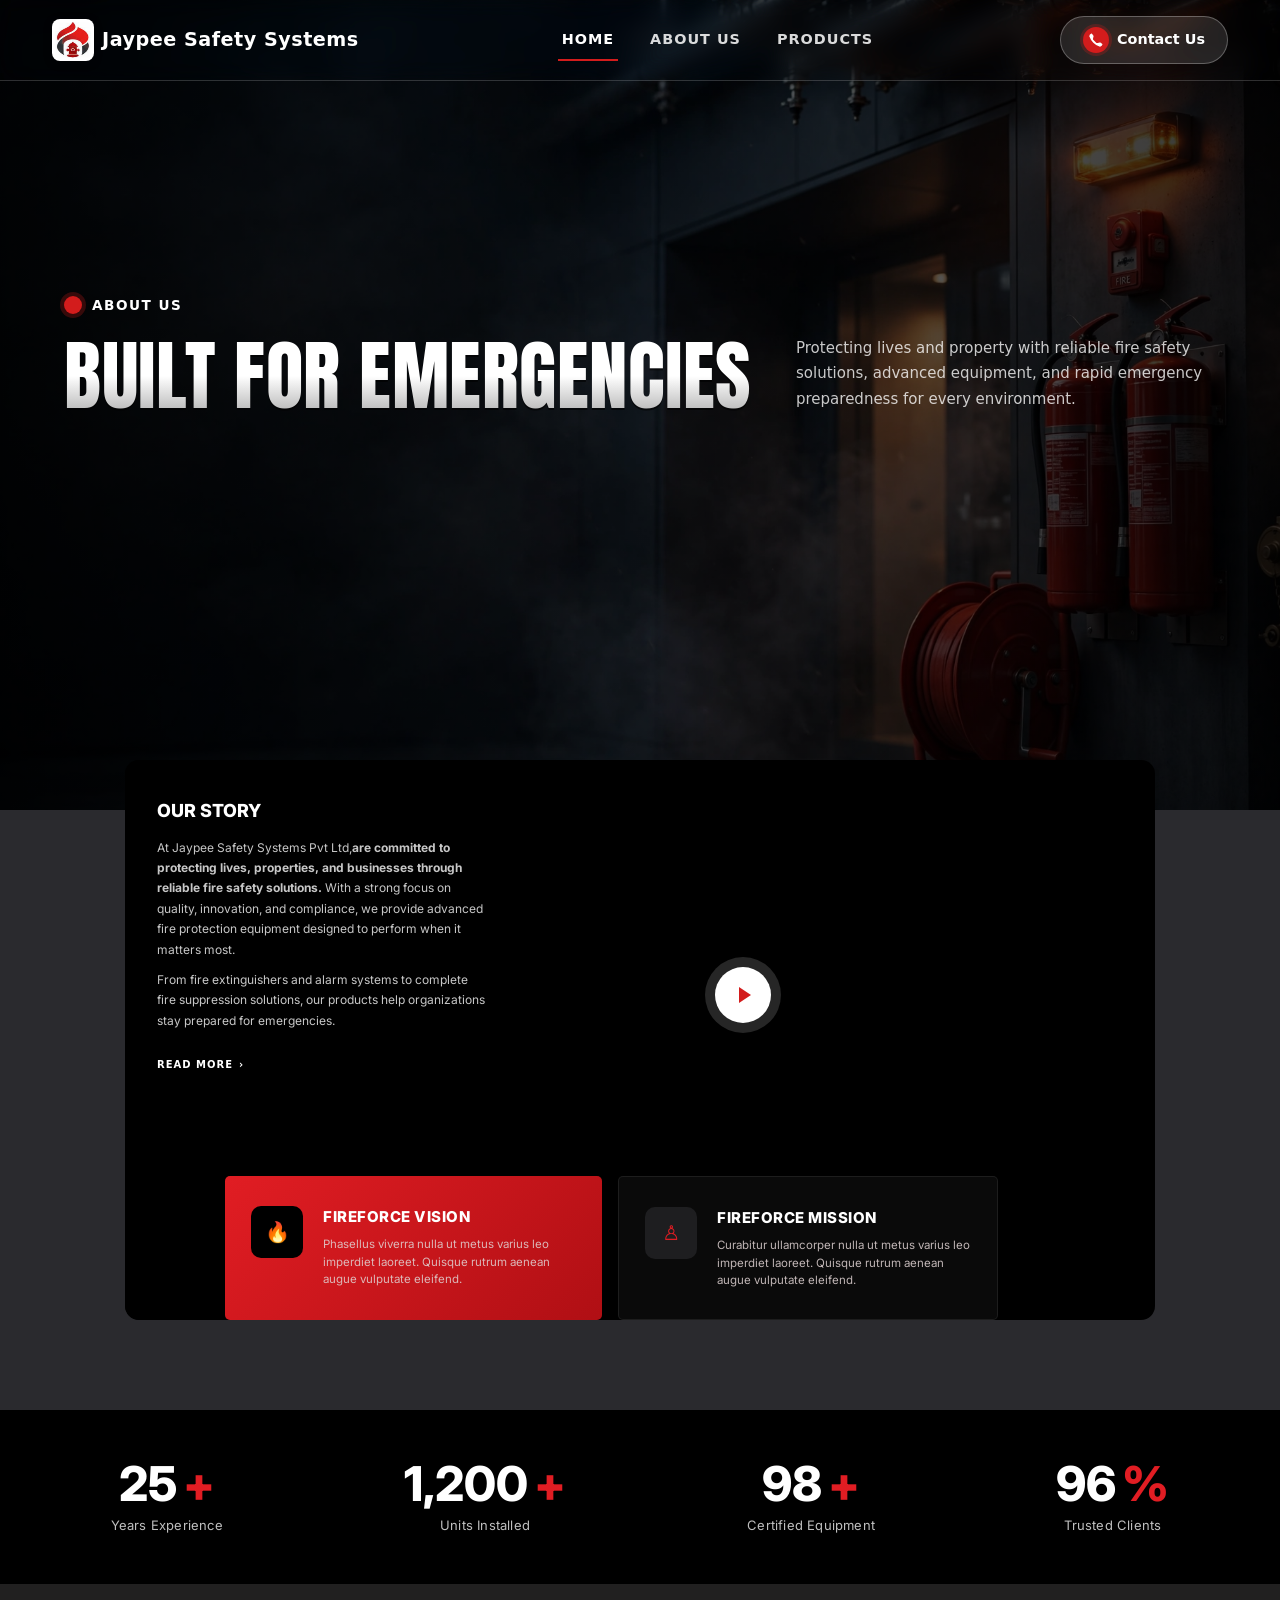
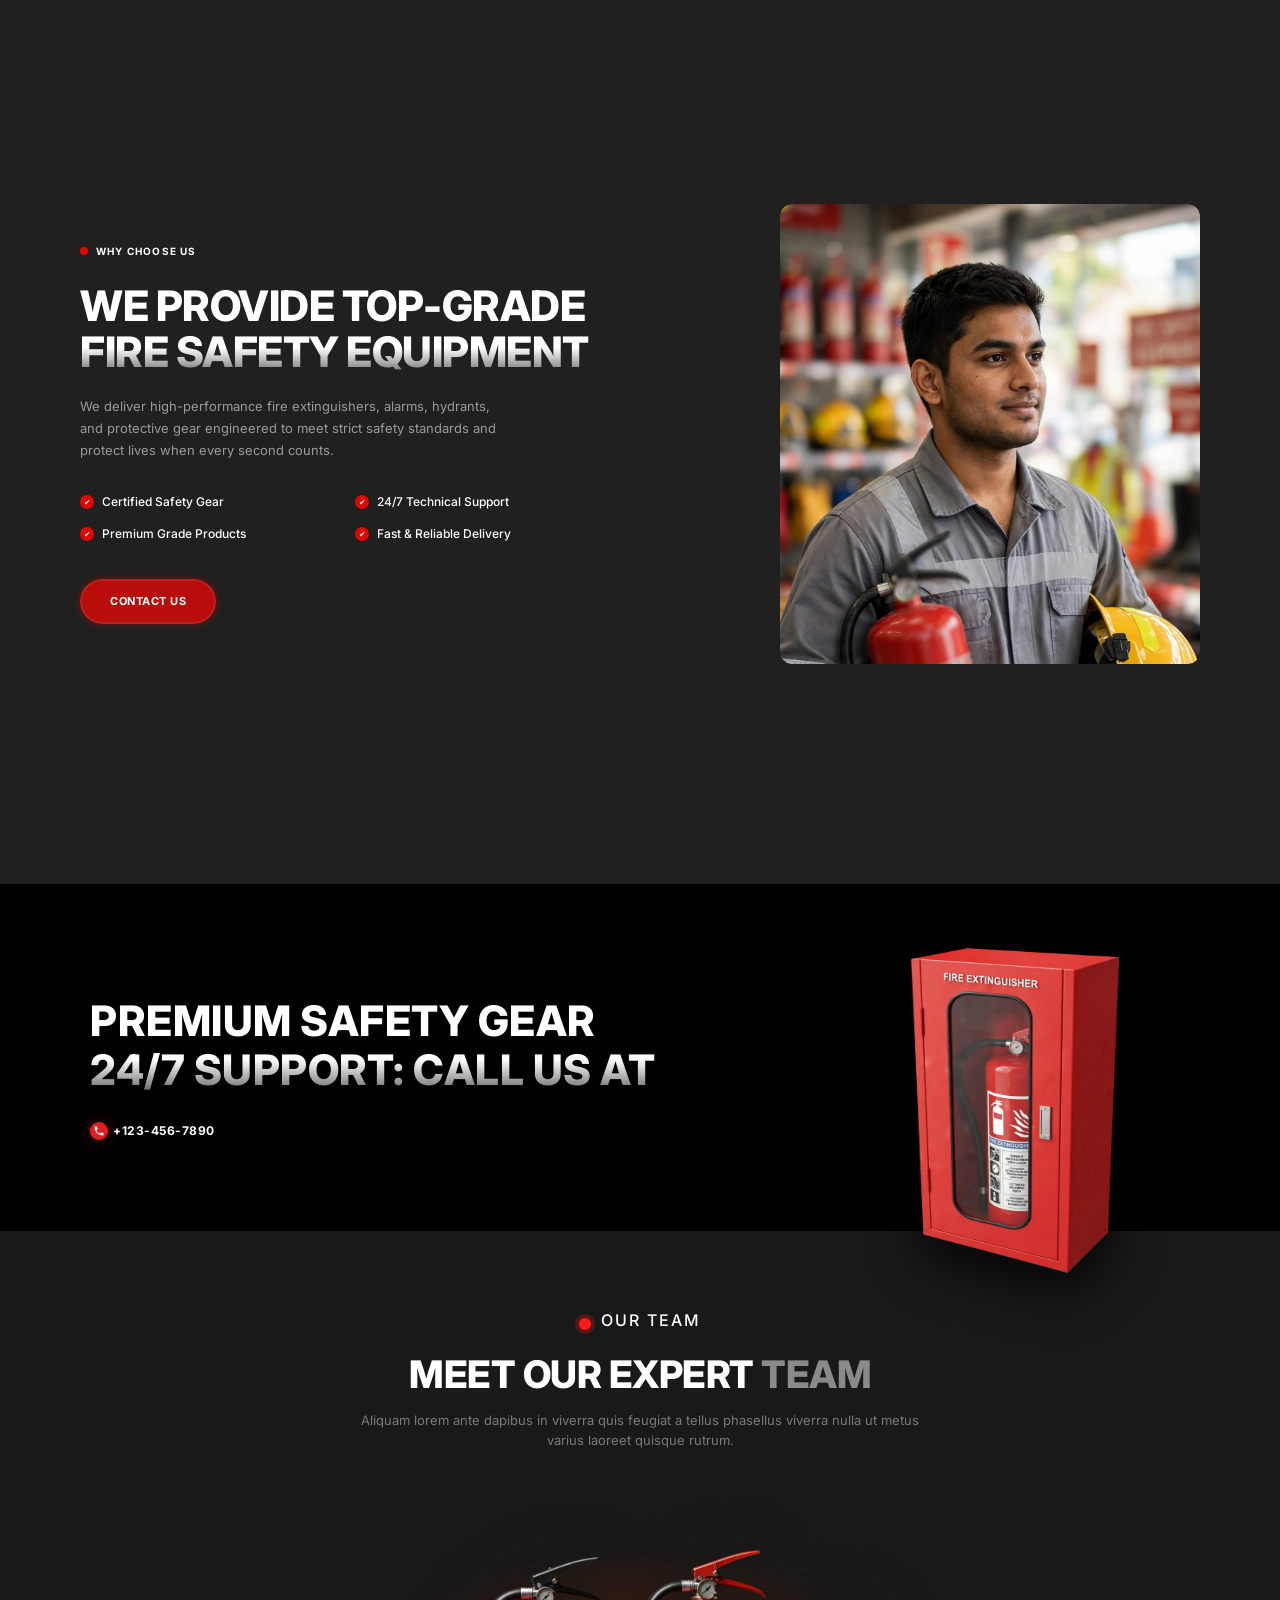
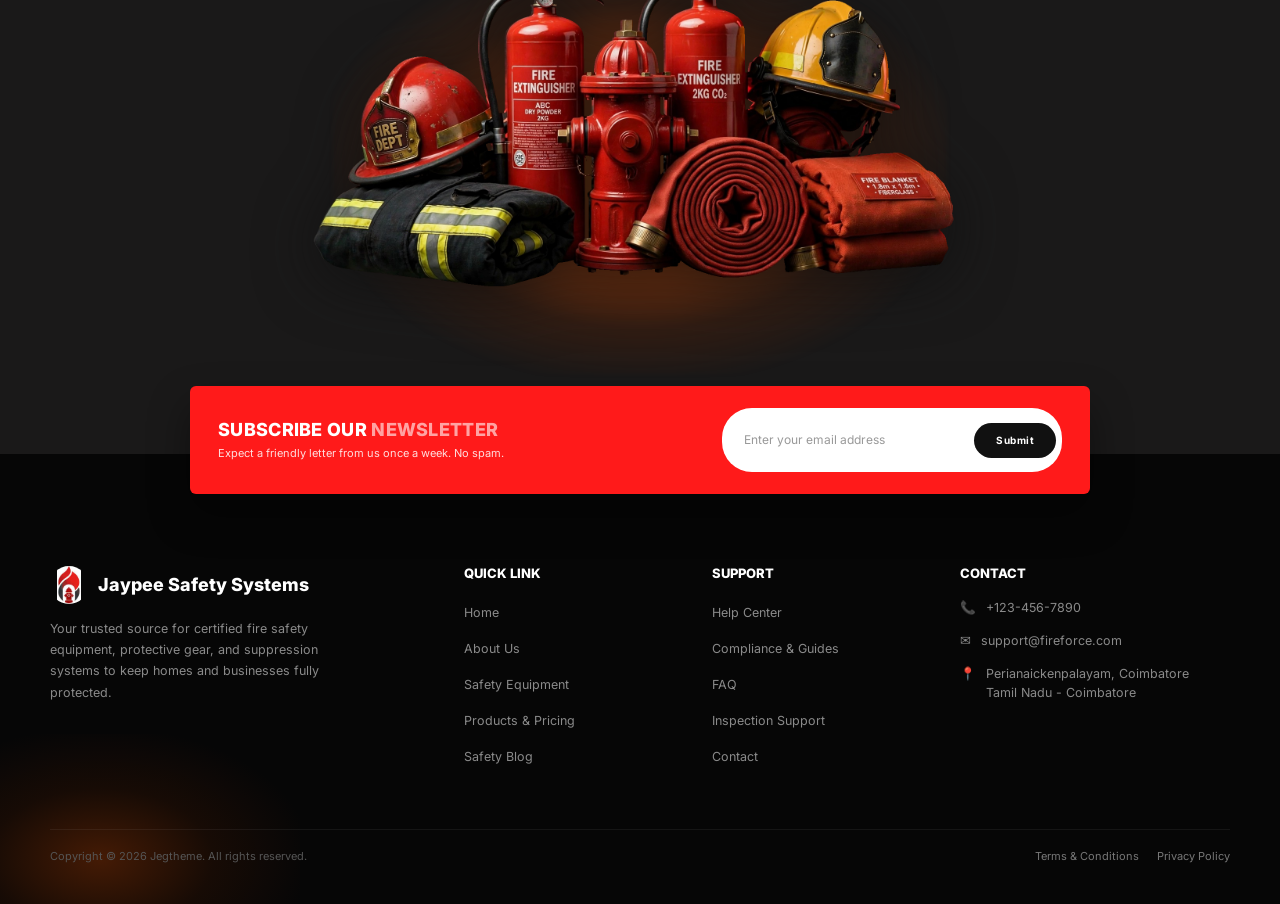
<file: index.html>
<!DOCTYPE html>
<html lang="en">
<head>
    <meta charset="UTF-8">
    <meta name="viewport" content="width=device-width, initial-scale=1.0">
    <link href="https://cdn.jsdelivr.net/npm/bootstrap@5.0.2/dist/css/bootstrap.min.css" rel="stylesheet" integrity="sha384-EVSTQN3/azprG1Anm3QDgpJLIm9Nao0Yz1ztcQTwFspd3yD65VohhpuuCOmLASjC" crossorigin="anonymous">
    <title>Jaypee Safety Systems Pvt Ltd</title>
    <link href="https://fonts.googleapis.com/css2?family=Poppins:wght@700;900&family=Inter:wght@400;600&display=swap" rel="stylesheet">
    <link rel="stylesheet" href="style.css">
    <link href="https://fonts.googleapis.com/css2?family=Montserrat:wght@400;500;600;700;800&display=swap" rel="stylesheet">
                <link rel="icon" href="ass/logo.png">
                    <script src="https://cdn.jsdelivr.net/npm/bootstrap@5.0.2/dist/js/bootstrap.bundle.min.js" integrity="sha384-MrcW6ZMFYlzcLA8Nl+NtUVF0sA7MsXsP1UyJoMp4YLEuNSfAP+JcXn/tWtIaxVXM" crossorigin="anonymous"></script>

</head>
<body>
    <nav class="navbar navbar-expand-lg bg-body-tertiary">
    <div class="container-fluid">

        <!-- Logo + Title -->
        <a class="navbar-brand d-flex align-items-center" href="index.html">
            <img src="/ass/logo.png" alt="Logo" width="40" height="40">
            <span class="ms-2">Jaypee Safety Systems</span>
        </a>

        <button class="navbar-toggler" type="button"
            data-bs-toggle="collapse"
            data-bs-target="#navbarSupportedContent">
            <span class="navbar-toggler-icon"></span>
        </button>

        <div class="collapse navbar-collapse" id="navbarSupportedContent">

            <!-- Menu Centered -->
            <ul class="navbar-nav mx-auto">
                <li class="nav-item">
                    <a class="nav-link active" href="#">Home</a>
                </li>
                <li class="nav-item">
                 <a class="nav-link" href="/ass/aboutus.html">About US</a>
               </li>
                <li class="nav-item">
                    <a class="nav-link" href="ass/products.html">Products</a>
                </li>
            </ul>

            <!-- Contact Button with Phone Icon on Left -->
            <a href="tel:+911234567890" class="btn-contact">
                <svg xmlns="http://www.w3.org/2000/svg" width="16" height="16" fill="currentColor" viewBox="0 0 16 16">
                  <path d="M3.654 1.328a.678.678 0 0 0-1.015-.063L1.605 2.3c-.483.484-.661 1.169-.45 1.77a17.6 17.6 0 0 0 4.168 6.608 17.6 17.6 0 0 0 6.608 4.168c.601.211 1.286.033 1.77-.45l1.034-1.034a.678.678 0 0 0-.063-1.015l-2.307-1.794a.68.68 0 0 0-.58-.122l-2.19.547a1.75 1.75 0 0 1-1.657-.459L5.482 8.062a1.75 1.75 0 0 1-.46-1.657l.548-2.19a.68.68 0 0 0-.122-.58z"/>
                </svg>
                Contact Us
            </a>

        </div>
    </div>
</nav>
<!-- about us start -->

<section class="fg">
    <div class="fg1">
    <h4>About Us</h4>
    <h1>BUILT FOR EMERGENCIES</h1>
    </div>
    <div class="fg2">
    <p>Protecting lives and property with reliable fire safety solutions, advanced equipment, and rapid emergency preparedness for every environment.</p>
    </div>
</section>

<section class="vd">
   <div class="vd1">
    <video src="/ass/fire safety.mp4" autoplay muted loop playsinline></video>

    <div class="story-content">
        <h2>OUR STORY</h2>
        <p> At Jaypee Safety Systems Pvt Ltd,<strong>are committed to protecting lives, properties, and businesses through reliable fire safety solutions. </strong> With a strong focus on quality, innovation, and compliance, we provide advanced fire protection equipment designed to perform when it matters most.</p>
        <p>
 From fire extinguishers and alarm systems to complete fire
            suppression solutions, our products help organizations stay
            prepared for emergencies.        </p>
        <a href="#" class="read-more">READ MORE <span>›</span></a>
    </div>

    <a href="#" class="play-button"><span></span></a>

    <!-- Bottom Cards -->
    <div class="story-cards">
        <div class="vision-card">
            <div class="card-icon">🔥</div>
            <div class="card-content">
                <h3>FIREFORCE VISION</h3>
                <p>Phasellus viverra nulla ut metus varius leo imperdiet laoreet. Quisque rutrum aenean augue vulputate eleifend.</p>
            </div>
        </div>
        <div class="mission-card">
            <div class="card-icon">♙</div>
            <div class="card-content">
                <h3>FIREFORCE MISSION</h3>
                <p>Curabitur ullamcorper nulla ut metus varius leo imperdiet laoreet. Quisque rutrum aenean augue vulputate eleifend.</p>
            </div>
        </div>
    </div>

   </div>
</section>

<section class="num">
    <div class="p1">
    <h1>25</h1>
    <h5>Years Experience</h5>
    </div>
    <div class="p2">
    <h1>1,200</h1>
    <h5>Units Installed</h5>
    </div>
     <div class="p3">
    <h1>98</h1>
    <h5>Certified Equipment</h5>
    </div>
     <div class="p3">
    <h1>96</h1>
    <h5>Trusted Clients</h5>
    </div>
</section>
<!-- about us END -->
<section class="why-choose-us">
  <div class="container">
    
    <!-- Left Text Block -->
    <div class="content-left">
      <span class="sub-heading">WHY CHOOSE US</span>
      
      <h2 class="main-heading">
        WE PROVIDE TOP-GRADE <br>
        <span>FIRE SAFETY EQUIPMENT</span>
      </h2>
      
      <p class="description">
        We deliver high-performance fire extinguishers, alarms, hydrants, and protective gear engineered to meet strict safety standards and protect lives when every second counts.
      </p>
      
      <div class="features-grid">
        <div class="feature-item">
          <span class="check-icon">&#10004;</span>
          <span>Certified Safety Gear</span>
        </div>
        <div class="feature-item">
          <span class="check-icon">&#10004;</span>
          <span>24/7 Technical Support</span>
        </div>
        <div class="feature-item">
          <span class="check-icon">&#10004;</span>
          <span>Premium Grade Products</span>
        </div>
        <div class="feature-item">
          <span class="check-icon">&#10004;</span>
          <span>Fast & Reliable Delivery</span>
        </div>
      </div>
      
      <a href="#contact" class="btn-primary">CONTACT US</a>
    </div>

    <!-- Right Image Block -->
    <div class="content-right">
      <div class="image-wrapper">
        <img src="/ass/ctt.webp" alt="Fire Safety Equipment">
        
        <!-- Award Badge Overlay -->
        
    </div>

  </div>
</section>

<section class="cta-banner">
  <div class="cta-content">
    <h2>PREMIUM SAFETY GEAR<br><span>24/7 SUPPORT: CALL US AT</span></h2>
    <div class="cta-phone">
      <div class="phone-icon">
        <svg viewBox="0 0 24 24" fill="currentColor">
          <path d="M6.62 10.79a15.053 15.053 0 006.59 6.59l2.2-2.2c.27-.27.67-.36 1.02-.24 1.12.37 2.33.57 3.57.57.55 0 1 .45 1 1V20c0 .55-.45 1-1 1-9.39 0-17-7.61-17-17 0-.55.45-1 1-1h3.5c.55 0 1 .45 1 1 0 1.25.2 2.45.57 3.57.11.35.03.74-.25 1.02l-2.2 2.2z"/>
        </svg>
      </div>
      <a href="tel:+1234567890">+123-456-7890</a>
    </div>
  </div>
  <div class="cta-image">
    <img src="/ass/upty.png" alt="Fire Extinguisher Cabinet">
  </div>
</section>

<section class="team-section">
  <!-- Team Header -->
  <div class="team-header">
    <div class="tag">
      <span class="tag-dot"></span>
      <h6>OUR TEAM</h6>
    </div>
    <h2>MEET OUR EXPERT <span>TEAM</span></h2>
    <p>Aliquam lorem ante dapibus in viverra quis feugiat a tellus phasellus viverra nulla ut metus varius laoreet quisque rutrum.</p>
  </div>

  <!-- Team Image Grid -->
  <div class="team-image-container">
    <img src="/ass/rr.png" alt="Firefighter Expert Team">
  </div>

  <!-- Newsletter Floating Card -->
  <div class="newsletter-card">
    <div class="newsletter-text">
      <h3>SUBSCRIBE OUR <span>NEWSLETTER</span></h3>
      <p>Expect a friendly letter from us once a week. No spam.</p>
    </div>
    <form class="newsletter-form" onsubmit="event.preventDefault();">
      <input type="email" placeholder="Enter your email address" required>
      <button type="submit">Submit</button>
    </form>
  </div>

  <!-- Success Popup -->
<div id="successPopup" class="popup-overlay">
  <div class="popup-content">
    <button class="popup-close" id="closePopup">&times;</button>
    <div class="popup-icon">✓</div>
    <h3>Submitted Successfully!</h3>
    <p>Thanks for subscribing to our newsletter.</p>
  </div>
</div>

</section>

<section class="final">
    <div class="footer-container">
    
    <!-- Brand Info -->
    <div class="footer-col brand-col">
      <div class="logo">
        <img src="/ass/logo.png" alt="">
        <span class="logo-text">Jaypee Safety Systems</span>
      </div>
      <p class="brand-description">
        Your trusted source for certified fire safety equipment, protective gear, and suppression systems to keep homes and businesses fully protected.
      </p>
    </div>

    <!-- Quick Links -->
    <div class="footer-col">
      <h4 class="footer-title">QUICK LINK</h4>
      <ul class="footer-links">
        <li><a href="#home">Home</a></li>
        <li><a href="#about">About Us</a></li>
        <li><a href="#equipment">Safety Equipment</a></li>
        <li><a href="#pricing">Products & Pricing</a></li>
        <li><a href="#blog">Safety Blog</a></li>
      </ul>
    </div>

    <!-- Support Links -->
    <div class="footer-col">
      <h4 class="footer-title">SUPPORT</h4>
      <ul class="footer-links">
        <li><a href="#help">Help Center</a></li>
        <li><a href="#certification">Compliance & Guides</a></li>
        <li><a href="#faq">FAQ</a></li>
        <li><a href="#maintenance">Inspection Support</a></li>
        <li><a href="#contact">Contact</a></li>
      </ul>
    </div>

    <!-- Contact Info -->
    <div class="footer-col contact-col">
      <h4 class="footer-title">CONTACT</h4>
      <ul class="contact-info">
        <li>
          <span class="info-icon">&#128222;</span>
          <a href="tel:+1234567890">+123-456-7890</a>
        </li>
        <li>
          <span class="info-icon">&#9993;</span>
          <a href="mailto:support@fireforce.com">support@fireforce.com</a>
        </li>
        <li>
          <span class="info-icon">&#128205;</span>
          <span> Perianaickenpalayam, Coimbatore<br>Tamil Nadu - Coimbatore</span>
        </li>
      </ul>
    </div>

  </div>

  <!-- Bottom Bar -->
  <div class="footer-bottom">
    <p>Copyright &copy; 2026 Jegtheme. All rights reserved.</p>
    <div class="bottom-links">
      <a href="#terms">Terms &amp; Conditions</a>
      <a href="#privacy">Privacy Policy</a>
    </div>
  </div>
</section>

<script src="script.js"></script>
</body>
</html>
</file>
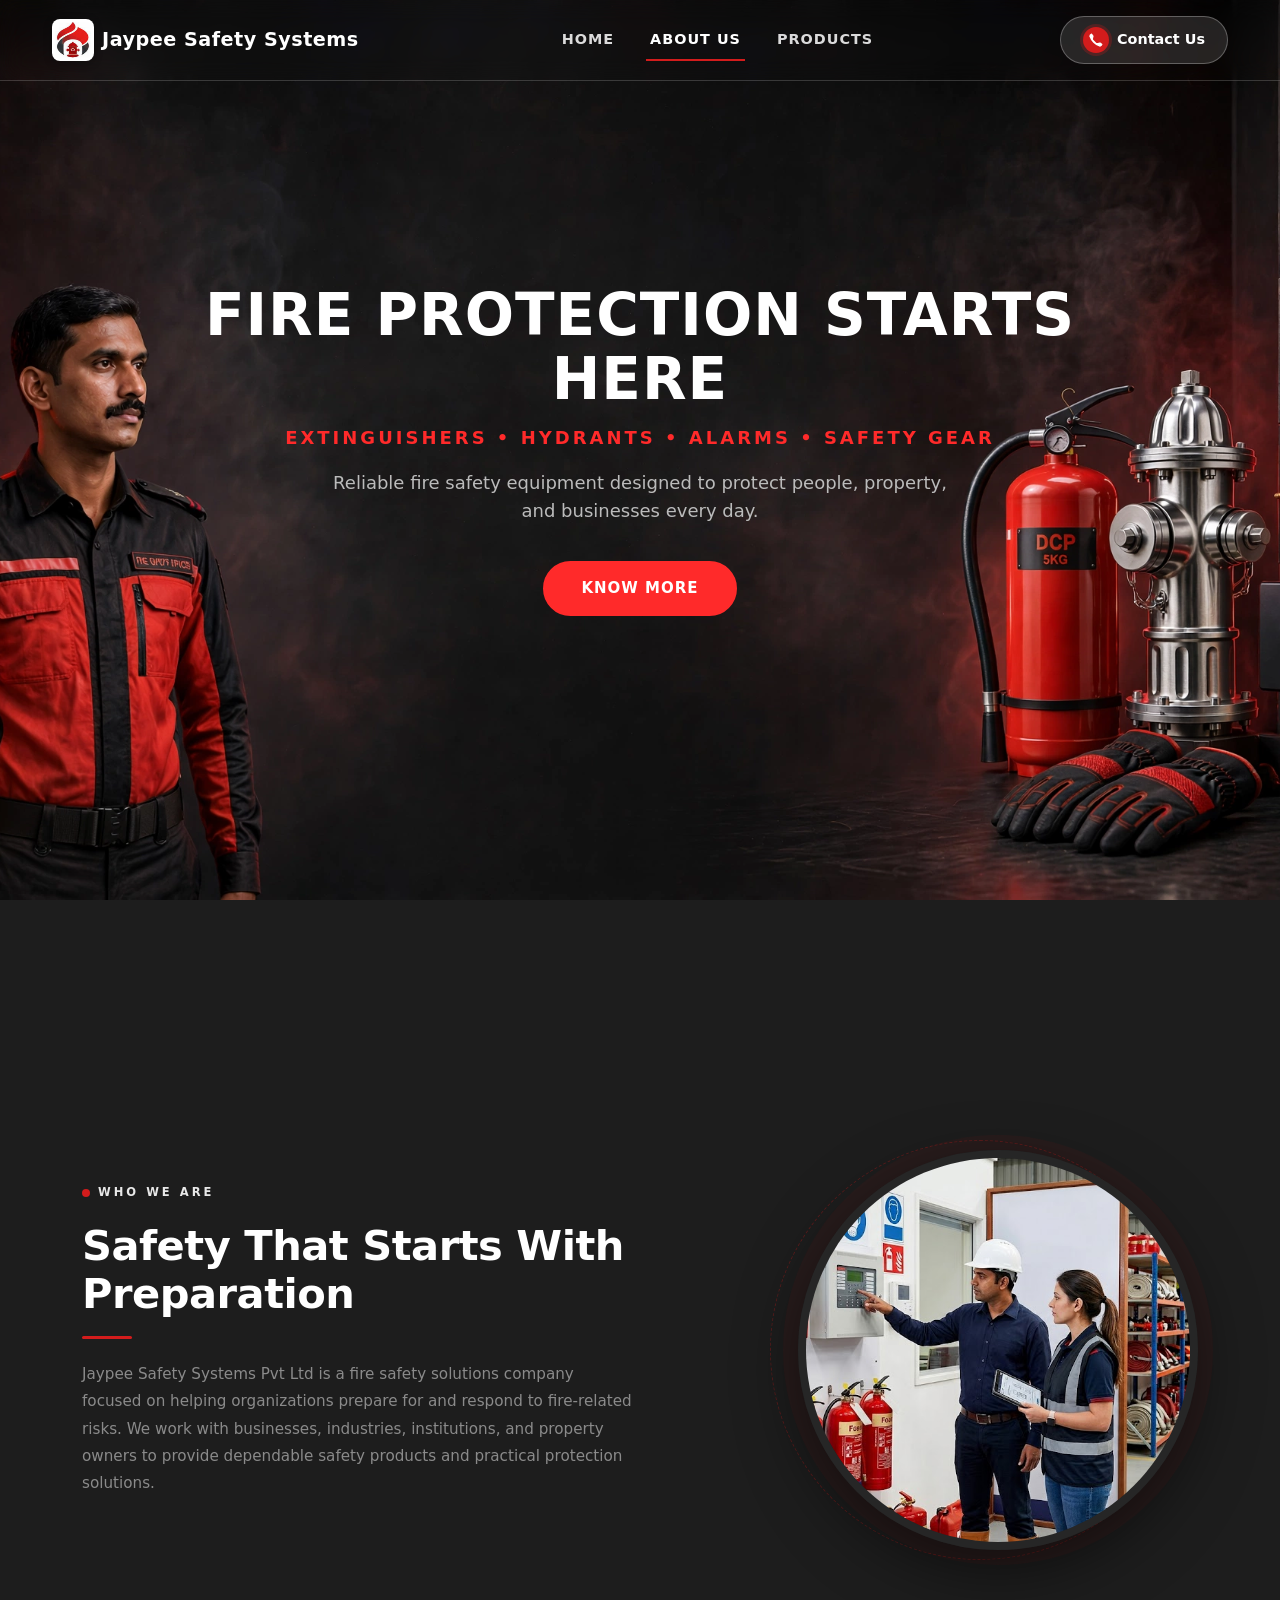
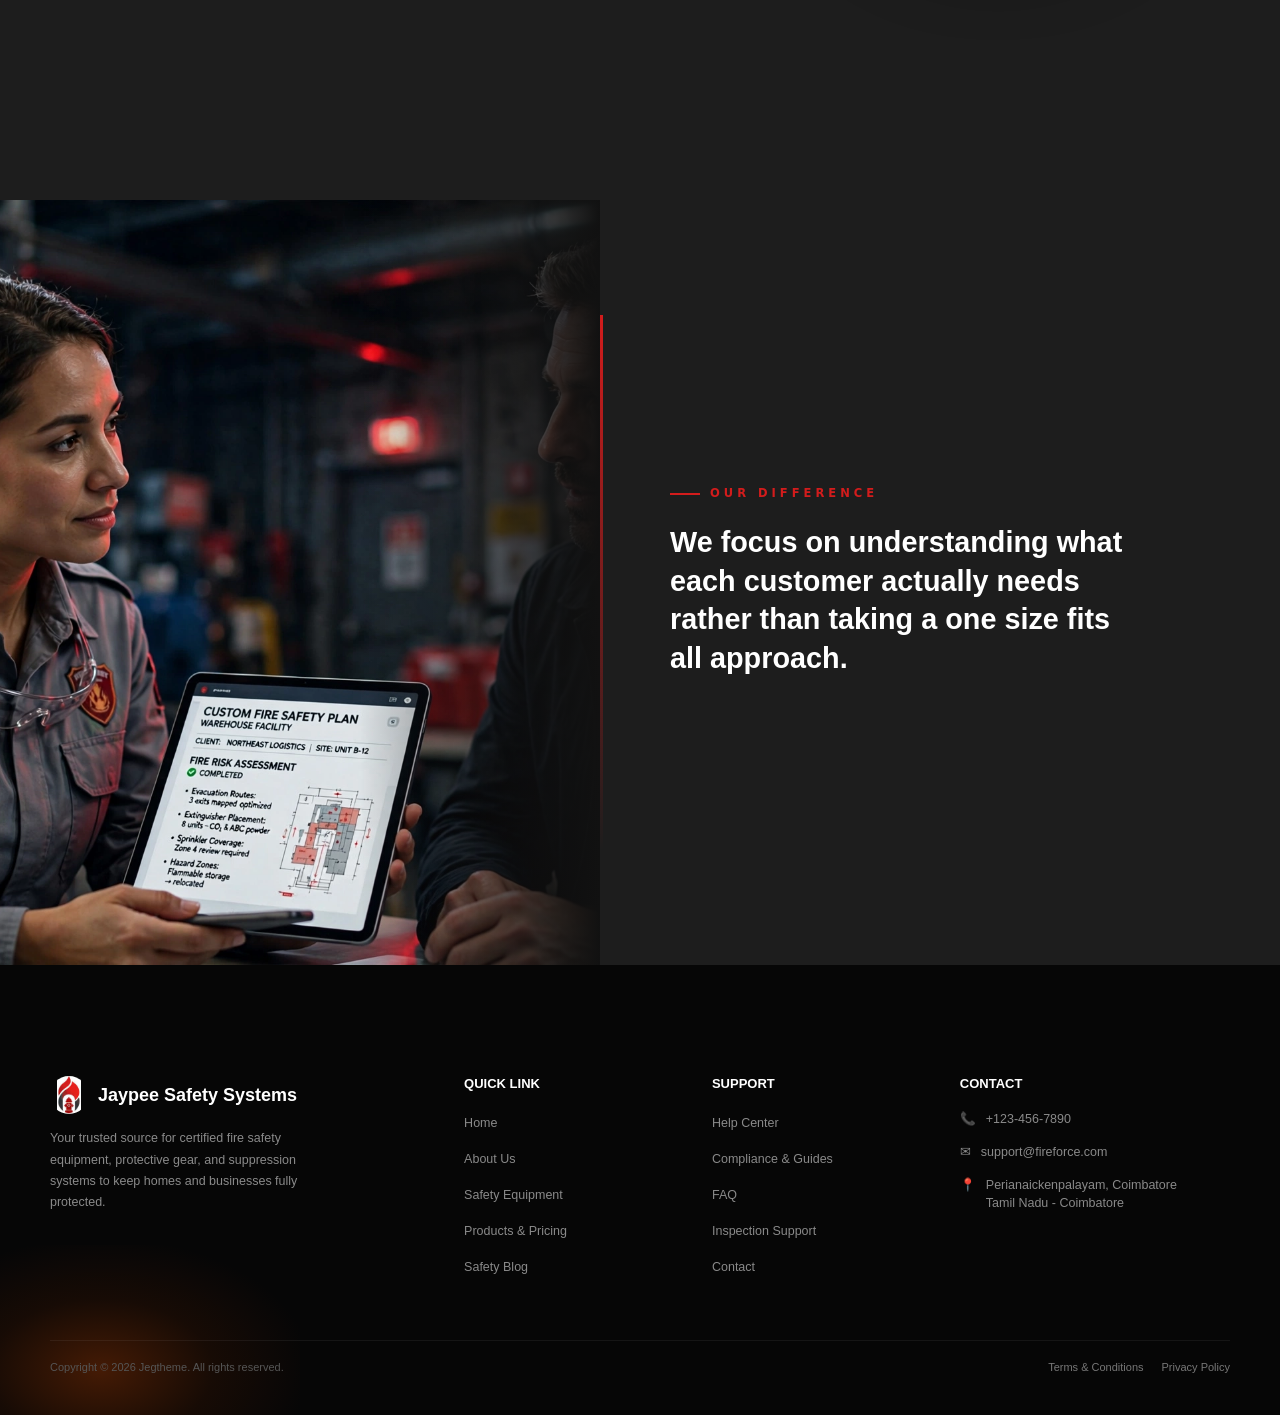
<file: ass/aboutus.html>
<!DOCTYPE html>
<html lang="en">
<head>
    <meta charset="UTF-8">
    <meta name="viewport" content="width=device-width, initial-scale=1.0">
    <link href="https://cdn.jsdelivr.net/npm/bootstrap@5.0.2/dist/css/bootstrap.min.css" rel="stylesheet" integrity="sha384-EVSTQN3/azprG1Anm3QDgpJLIm9Nao0Yz1ztcQTwFspd3yD65VohhpuuCOmLASjC" crossorigin="anonymous">
    <title>About Us</title>
    <link rel="stylesheet" href="/css/about-us.css">
    <link rel="icon" href="/ass/logo.png">
    <link rel="stylesheet" href="/style.css">
        <script src="https://cdn.jsdelivr.net/npm/bootstrap@5.0.2/dist/js/bootstrap.bundle.min.js" integrity="sha384-MrcW6ZMFYlzcLA8Nl+NtUVF0sA7MsXsP1UyJoMp4YLEuNSfAP+JcXn/tWtIaxVXM" crossorigin="anonymous"></script>

</head>
<body>

      <nav class="navbar navbar-expand-lg bg-body-tertiary">
    <div class="container-fluid">

        <!-- Logo + Title -->
        <a class="navbar-brand d-flex align-items-center" href="/index.html">
            <img src="/ass/logo.png" alt="Logo" width="40" height="40">
            <span class="ms-2">Jaypee Safety Systems</span>
        </a>

        <button class="navbar-toggler" type="button"
            data-bs-toggle="collapse"
            data-bs-target="#navbarSupportedContent">
            <span class="navbar-toggler-icon"></span>
        </button>

        <div class="collapse navbar-collapse" id="navbarSupportedContent">

            <!-- Menu Centered -->
            <ul class="navbar-nav mx-auto">
                <li class="nav-item">
                    <a class="nav-link " href="/index.html">Home</a>
                </li>
                <li class="nav-item">
                    <a class="nav-link active" href="aboutus.html">About US</a>
                </li>
                <li class="nav-item">
                 <a class="nav-link" href="products.html">Products</a>
               </li>
            </ul>

            <!-- Contact Button with Phone Icon on Left -->
            <a href="tel:+911234567890" class="btn-contact">
                <svg xmlns="http://www.w3.org/2000/svg" width="16" height="16" fill="currentColor" viewBox="0 0 16 16">
                  <path d="M3.654 1.328a.678.678 0 0 0-1.015-.063L1.605 2.3c-.483.484-.661 1.169-.45 1.77a17.6 17.6 0 0 0 4.168 6.608 17.6 17.6 0 0 0 6.608 4.168c.601.211 1.286.033 1.77-.45l1.034-1.034a.678.678 0 0 0-.063-1.015l-2.307-1.794a.68.68 0 0 0-.58-.122l-2.19.547a1.75 1.75 0 0 1-1.657-.459L5.482 8.062a1.75 1.75 0 0 1-.46-1.657l.548-2.19a.68.68 0 0 0-.122-.58z"/>
                </svg>
                Contact Us
            </a>

        </div>
    </div>
</nav>


<section class="wrw">

    <h2>FIRE PROTECTION STARTS HERE</h2>
    <h3>Extinguishers • Hydrants • Alarms • Safety Gear</h3>
    <p>Reliable fire safety equipment designed to protect people, property, and businesses every day.</p>
    
    <button>Know More</button>

</section>

<section class="wrw2">

      
        <div class="row">
            <div class="st1">
    <h2>WHO WE ARE</h2>
    <h4>Safety That Starts With Preparation</h4>
    <p>Jaypee Safety Systems Pvt Ltd is a fire safety solutions company<br> focused on helping organizations prepare for and respond to fire-related risks. We work with businesses, industries, institutions, and property owners to provide dependable safety products and practical protection solutions.</p>
  </div>
   <div class="st2">
  <img src="/ass/wwc.jpg">
  </div>
        </div>
</section>

<section class="wrw3">
  <div class="row1">
  <div class="our1">
  <img src="/ass/cc.webp">
  </div>
  <div class="our2">
    <h3>OUR DIFFERENCE</h3>
    <pre>We focus on understanding what each customer actually needs rather than taking a one size fits all approach.
</pre>
  </div>
  </div>
</section>


<section class="final">
    <div class="footer-container">
    
    <!-- Brand Info -->
    <div class="footer-col brand-col">
      <div class="logo">
        <img src="/ass/logo.png" alt="">
        <span class="logo-text">Jaypee Safety Systems</span>
      </div>
      <p class="brand-description">
        Your trusted source for certified fire safety equipment, protective gear, and suppression systems to keep homes and businesses fully protected.
      </p>
    </div>

    <!-- Quick Links -->
    <div class="footer-col">
      <h4 class="footer-title">QUICK LINK</h4>
      <ul class="footer-links">
        <li><a href="#home">Home</a></li>
        <li><a href="#about">About Us</a></li>
        <li><a href="#equipment">Safety Equipment</a></li>
        <li><a href="#pricing">Products & Pricing</a></li>
        <li><a href="#blog">Safety Blog</a></li>
      </ul>
    </div>

    <!-- Support Links -->
    <div class="footer-col">
      <h4 class="footer-title">SUPPORT</h4>
      <ul class="footer-links">
        <li><a href="#help">Help Center</a></li>
        <li><a href="#certification">Compliance & Guides</a></li>
        <li><a href="#faq">FAQ</a></li>
        <li><a href="#maintenance">Inspection Support</a></li>
        <li><a href="#contact">Contact</a></li>
      </ul>
    </div>

    <!-- Contact Info -->
    <div class="footer-col contact-col">
      <h4 class="footer-title">CONTACT</h4>
      <ul class="contact-info">
        <li>
          <span class="info-icon">&#128222;</span>
          <a href="tel:+1234567890">+123-456-7890</a>
        </li>
        <li>
          <span class="info-icon">&#9993;</span>
          <a href="mailto:support@fireforce.com">support@fireforce.com</a>
        </li>
        <li>
          <span class="info-icon">&#128205;</span>
          <span> Perianaickenpalayam, Coimbatore<br>Tamil Nadu - Coimbatore</span>
        </li>
      </ul>
    </div>

  </div>

  <!-- Bottom Bar -->
  <div class="footer-bottom">
    <p>Copyright &copy; 2026 Jegtheme. All rights reserved.</p>
    <div class="bottom-links">
      <a href="#terms">Terms &amp; Conditions</a>
      <a href="#privacy">Privacy Policy</a>
    </div>
  </div>
</section>


<script src="/js/about-us.js"></script>

    
</body>
</html>
</file>
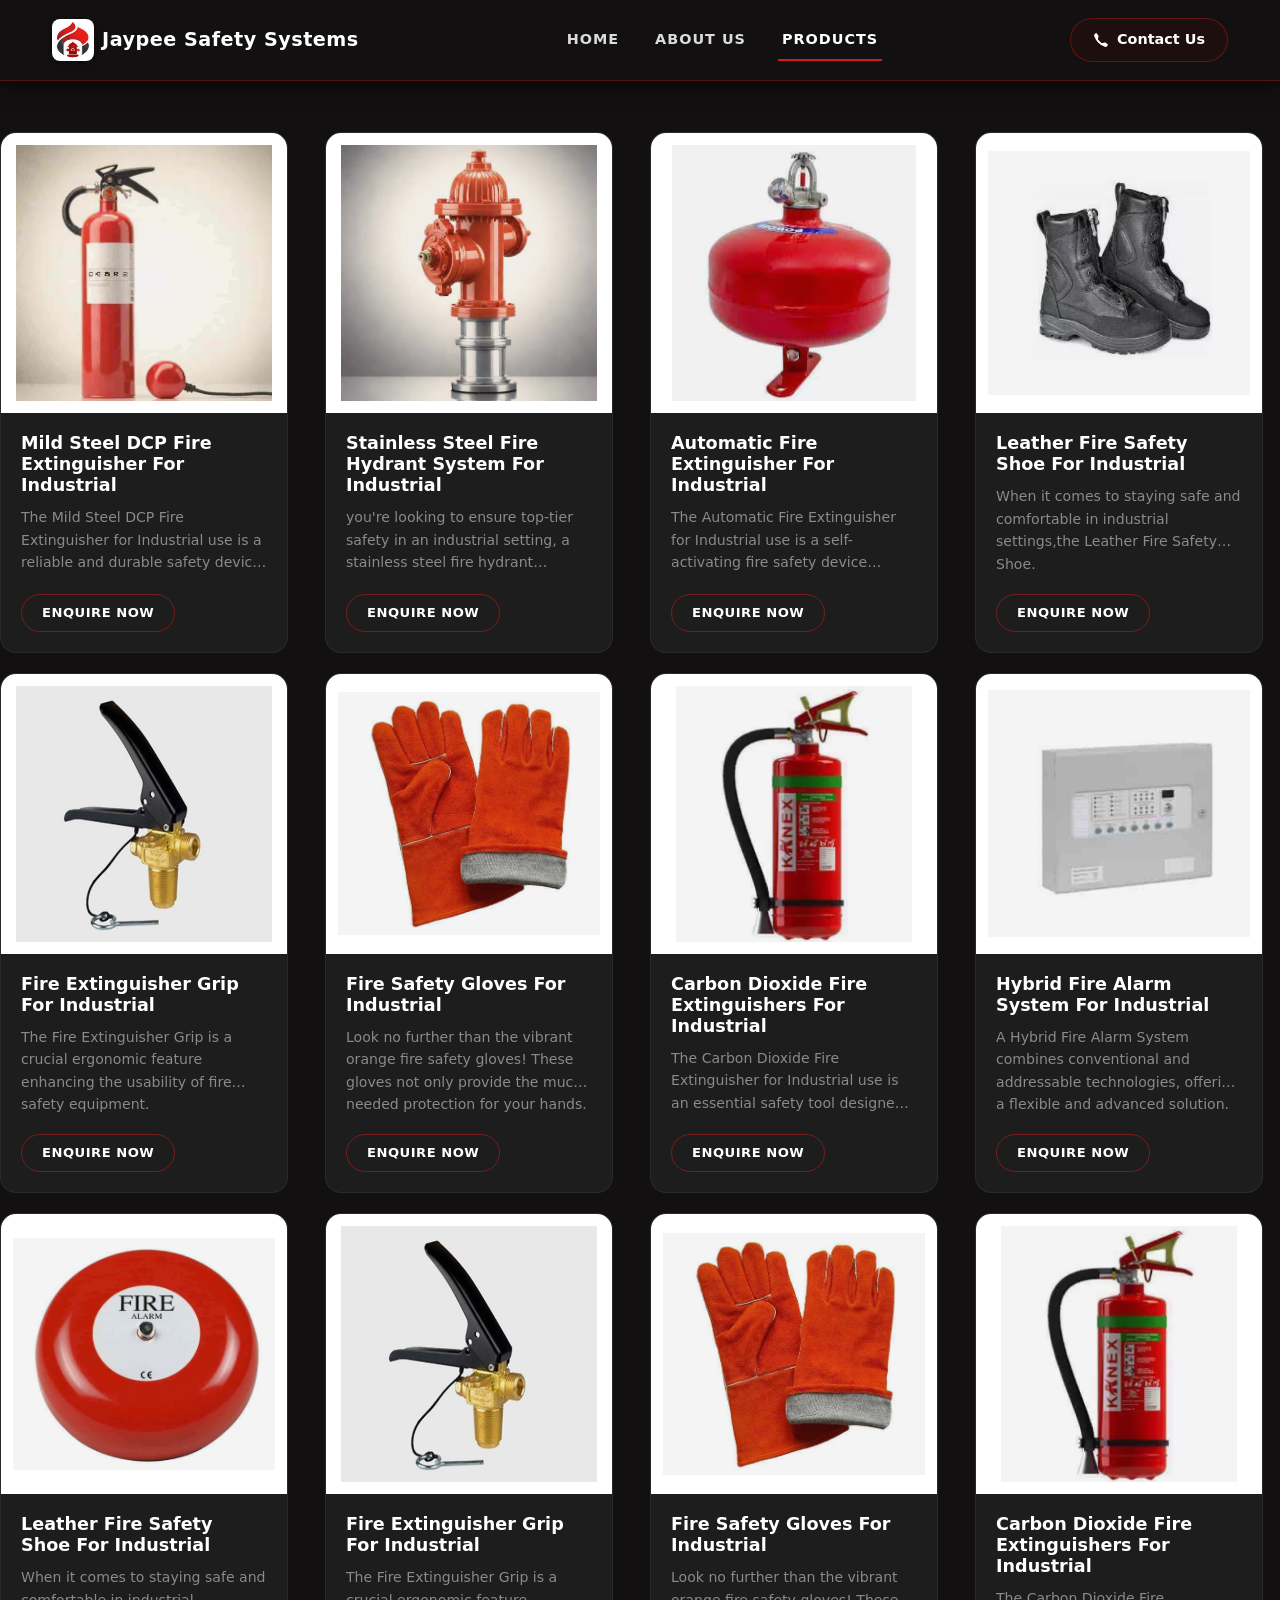
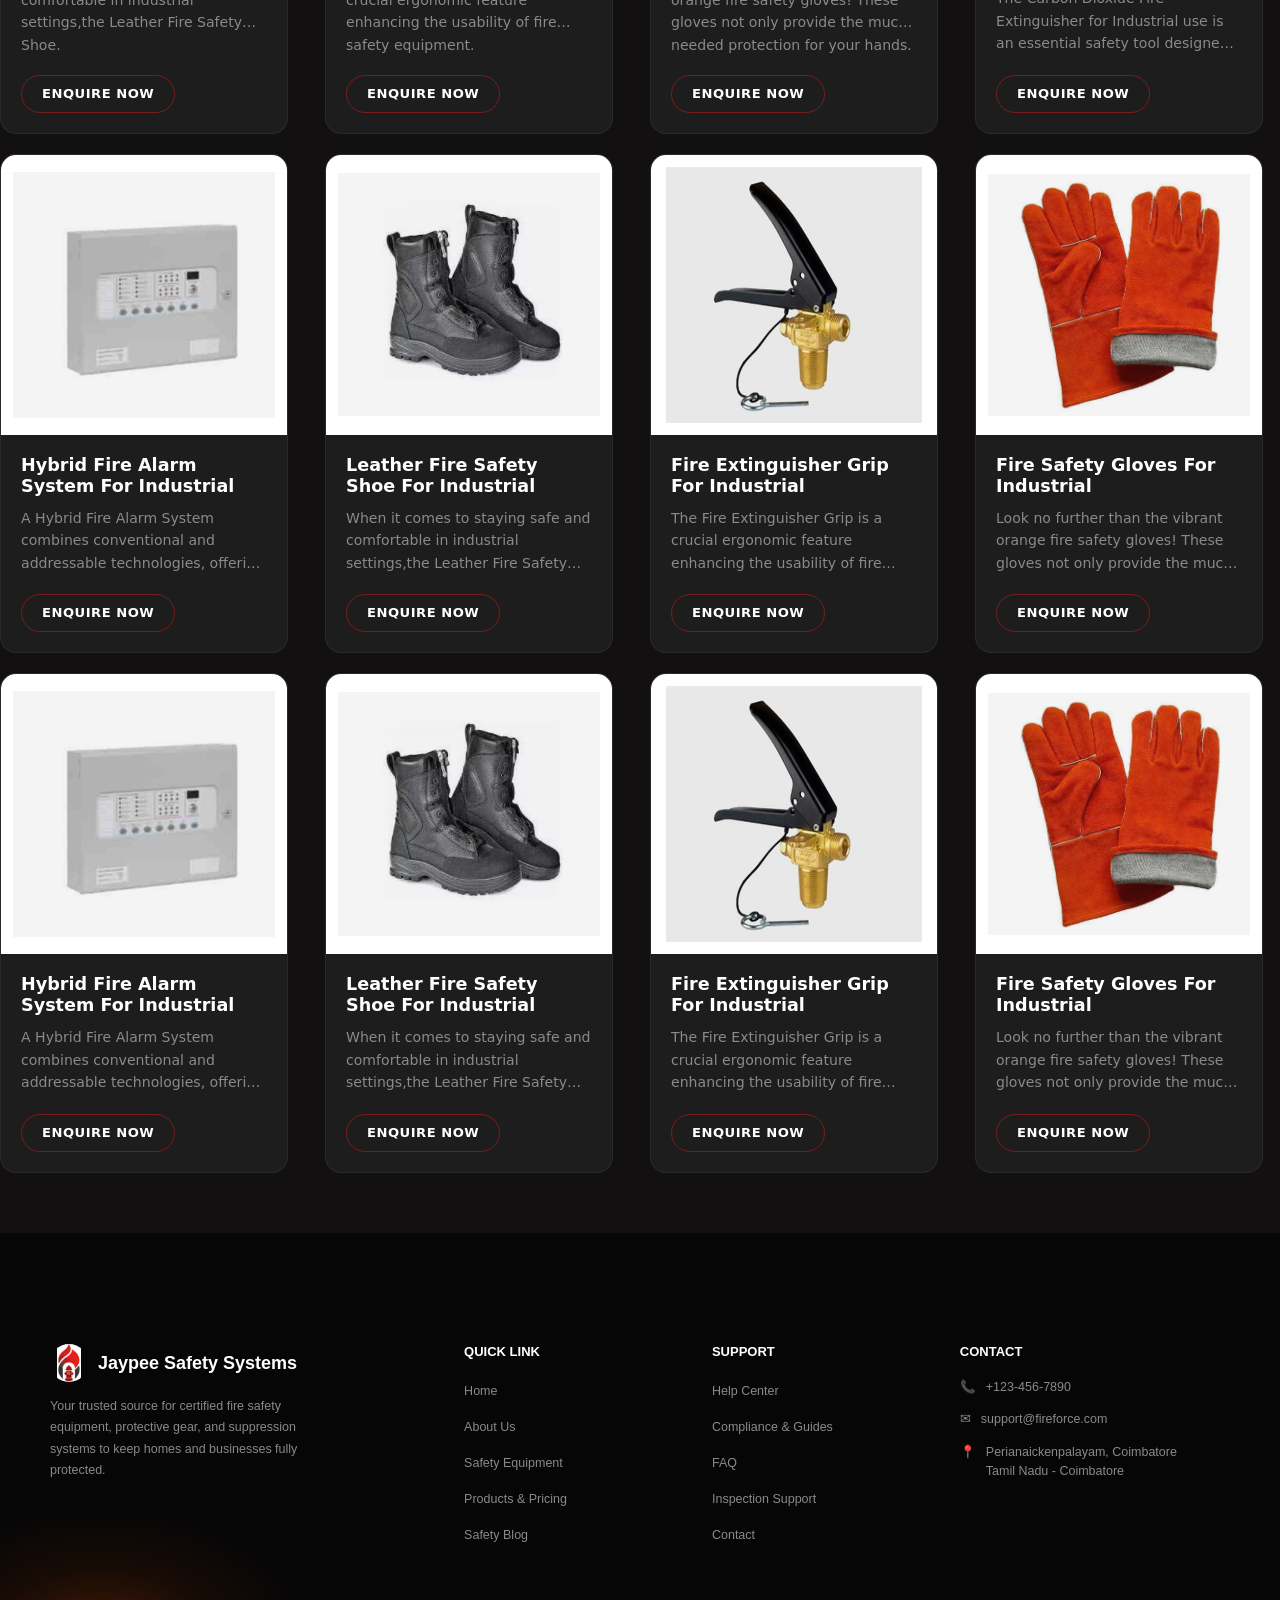
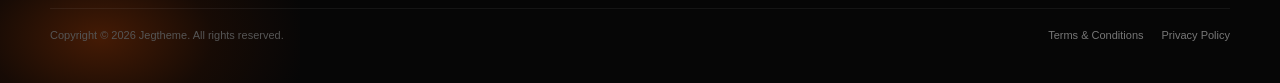
<file: ass/products.html>
<!DOCTYPE html>
<html lang="en">
<head>
  <title>product</title>
    <meta charset="UTF-8">
    <meta name="viewport" content="width=device-width, initial-scale=1.0">
    <link href="https://cdn.jsdelivr.net/npm/bootstrap@5.0.2/dist/css/bootstrap.min.css" rel="stylesheet" integrity="sha384-EVSTQN3/azprG1Anm3QDgpJLIm9Nao0Yz1ztcQTwFspd3yD65VohhpuuCOmLASjC" crossorigin="anonymous">
    <title>Products</title>
    <link rel="stylesheet" href="/css/products.css">
    <link rel="icon" href="/ass/logo.png">
        <script src="https://cdn.jsdelivr.net/npm/bootstrap@5.0.2/dist/js/bootstrap.bundle.min.js" integrity="sha384-MrcW6ZMFYlzcLA8Nl+NtUVF0sA7MsXsP1UyJoMp4YLEuNSfAP+JcXn/tWtIaxVXM" crossorigin="anonymous"></script>


</head>
<body>
    <nav class="navbar navbar-expand-lg bg-body-tertiary">
    <div class="container-fluid">

        <!-- Logo + Title -->
        <a class="navbar-brand d-flex align-items-center" href="/index.html">
            <img src="/ass/logo.png" alt="Logo" width="40" height="40">
            <span class="ms-2">Jaypee Safety Systems</span>
        </a>

        <button class="navbar-toggler" type="button"
            data-bs-toggle="collapse"
            data-bs-target="#navbarSupportedContent">
            <span class="navbar-toggler-icon"></span>
        </button>

        <div class="collapse navbar-collapse" id="navbarSupportedContent">

            <!-- Menu Centered -->
            <ul class="navbar-nav mx-auto">
                <li class="nav-item">
                    <a class="nav-link " href="/index.html">Home</a>
                </li>
                <li class="nav-item">
                    <a class="nav-link" href="/ass/aboutus.html">About US</a>
                </li>
                <li class="nav-item">
                    <a class="nav-link active" href="#">Products</a>
                </li>
            </ul>

            <!-- Contact Button with Phone Icon on Left -->
            <a href="tel:+911234567890" class="btn-contact">
                <svg xmlns="http://www.w3.org/2000/svg" width="16" height="16" fill="currentColor" viewBox="0 0 16 16">
                  <path d="M3.654 1.328a.678.678 0 0 0-1.015-.063L1.605 2.3c-.483.484-.661 1.169-.45 1.77a17.6 17.6 0 0 0 4.168 6.608 17.6 17.6 0 0 0 6.608 4.168c.601.211 1.286.033 1.77-.45l1.034-1.034a.678.678 0 0 0-.063-1.015l-2.307-1.794a.68.68 0 0 0-.58-.122l-2.19.547a1.75 1.75 0 0 1-1.657-.459L5.482 8.062a1.75 1.75 0 0 1-.46-1.657l.548-2.19a.68.68 0 0 0-.122-.58z"/>
                </svg>
                Contact Us
            </a>

        </div>
    </div>
</nav>

<section class="pd">
<div class="card" style="width: 18rem;">
  <img src="/ass/can.png" class="card-img-top" alt="...">
  <div class="card-body">
    <h5 class="card-title">Mild Steel DCP Fire Extinguisher For Industrial</h5>
    <p class="card-text">The Mild Steel DCP Fire Extinguisher for Industrial use is a reliable and durable safety device designed to tackle Class. </p>
<a href="#" class="btn btn-primary" onclick="openEnquiry('Your Product Name'); return false;">Enquire Now</a>  </div>
</div>


<div class="card" style="width: 18rem;">
  <img src="/ass/wt.png" class="card-img-top" alt="...">
  <div class="card-body">
    <h5 class="card-title">Stainless Steel Fire Hydrant System For Industrial</h5>
    <p class="card-text"> you're looking to ensure top-tier safety in an industrial setting, a stainless steel fire hydrant system. </p>
<a href="#" class="btn btn-primary" onclick="openEnquiry('Your Product Name'); return false;">Enquire Now</a>  </div>
</div>


<div class="card" style="width: 18rem;">
  <img src="/ass/tt.png" class="card-img-top" alt="...">
  <div class="card-body">
    <h5 class="card-title">Automatic Fire Extinguisher For Industrial</h5>
    <p class="card-text">The Automatic Fire Extinguisher for Industrial use is a self-activating fire safety device designed.</p>
<a href="#" class="btn btn-primary" onclick="openEnquiry('Your Product Name'); return false;">Enquire Now</a>  </div>
</div>


<div class="card" style="width: 18rem;">
  <img src="/ass/ss.png" class="card-img-top" alt="...">
  <div class="card-body">
    <h5 class="card-title">Leather Fire Safety Shoe For Industrial</h5>
    <p class="card-text">When it comes to staying safe and comfortable in industrial settings,the Leather Fire Safety Shoe.</p>
<a href="#" class="btn btn-primary" onclick="openEnquiry('Your Product Name'); return false;">Enquire Now</a>  </div>
</div>


<div class="card" style="width: 18rem;">
  <img src="/ass/so.png" class="card-img-top" alt="...">
  <div class="card-body">
    <h5 class="card-title">Fire Extinguisher Grip For Industrial</h5>
    <p class="card-text">The Fire Extinguisher Grip is a crucial ergonomic feature enhancing the usability of fire safety equipment.</p>
<a href="#" class="btn btn-primary" onclick="openEnquiry('Your Product Name'); return false;">Enquire Now</a>  </div>
</div>


<div class="card" style="width: 18rem;">
  <img src="/ass/gg.png" class="card-img-top" alt="...">
  <div class="card-body">
    <h5 class="card-title">Fire Safety Gloves For Industrial</h5>
    <p class="card-text"> Look no further than the vibrant orange fire safety gloves! These gloves not only provide the much-needed protection for your hands.</p>
<a href="#" class="btn btn-primary" onclick="openEnquiry('Your Product Name'); return false;">Enquire Now</a>  </div>
</div>


<div class="card" style="width: 18rem;">
  <img src="/ass/wd.png" class="card-img-top" alt="...">
  <div class="card-body">
    <h5 class="card-title">Carbon Dioxide Fire Extinguishers For Industrial</h5>
    <p class="card-text">The Carbon Dioxide Fire Extinguisher for Industrial use  is an essential safety tool designed to combat Class B</p>
<a href="#" class="btn btn-primary" onclick="openEnquiry('Your Product Name'); return false;">Enquire Now</a>  </div>
</div>


<div class="card" style="width: 18rem;">
  <img src="/ass/at.png" class="card-img-top" alt="...">
  <div class="card-body">
    <h5 class="card-title">Hybrid Fire Alarm System For Industrial</h5>
    <p class="card-text">A Hybrid Fire Alarm System combines conventional and addressable technologies, offering a flexible and advanced solution.</p>
<a href="#" class="btn btn-primary" onclick="openEnquiry('Your Product Name'); return false;">Enquire Now</a>  </div>
</div>

<!-- new -->
<div class="card" style="width: 18rem;">
  <img src="/ass/alam.png" class="card-img-top" alt="...">
  <div class="card-body">
    <h5 class="card-title">Leather Fire Safety Shoe For Industrial</h5>
    <p class="card-text">When it comes to staying safe and comfortable in industrial settings,the Leather Fire Safety Shoe.</p>
<a href="#" class="btn btn-primary" onclick="openEnquiry('Your Product Name'); return false;">Enquire Now</a>  </div>
</div>


<div class="card" style="width: 18rem;">
  <img src="/ass/so.png" class="card-img-top" alt="...">
  <div class="card-body">
    <h5 class="card-title">Fire Extinguisher Grip For Industrial</h5>
    <p class="card-text">The Fire Extinguisher Grip is a crucial ergonomic feature enhancing the usability of fire safety equipment.</p>
<a href="#" class="btn btn-primary" onclick="openEnquiry('Your Product Name'); return false;">Enquire Now</a>  </div>
</div>


<div class="card" style="width: 18rem;">
  <img src="/ass/gg.png" class="card-img-top" alt="...">
  <div class="card-body">
    <h5 class="card-title">Fire Safety Gloves For Industrial</h5>
    <p class="card-text"> Look no further than the vibrant orange fire safety gloves! These gloves not only provide the much-needed protection for your hands.</p>
<a href="#" class="btn btn-primary" onclick="openEnquiry('Your Product Name'); return false;">Enquire Now</a>  </div>
</div>


<div class="card" style="width: 18rem;">
  <img src="/ass/wd.png" class="card-img-top" alt="...">
  <div class="card-body">
    <h5 class="card-title">Carbon Dioxide Fire Extinguishers For Industrial</h5>
    <p class="card-text">The Carbon Dioxide Fire Extinguisher for Industrial use  is an essential safety tool designed to combat Class B</p>
<a href="#" class="btn btn-primary" onclick="openEnquiry('Your Product Name'); return false;">Enquire Now</a>  </div>
</div>


<div class="card" style="width: 18rem;">
  <img src="/ass/at.png" class="card-img-top" alt="...">
  <div class="card-body">
    <h5 class="card-title">Hybrid Fire Alarm System For Industrial</h5>
    <p class="card-text">A Hybrid Fire Alarm System combines conventional and addressable technologies, offering a flexible and advanced solution.</p>
<a href="#" class="btn btn-primary" onclick="openEnquiry('Your Product Name'); return false;">Enquire Now</a>  </div>
</div>


<div class="card" style="width: 18rem;">
  <img src="/ass/ss.png" class="card-img-top" alt="...">
  <div class="card-body">
    <h5 class="card-title">Leather Fire Safety Shoe For Industrial</h5>
    <p class="card-text">When it comes to staying safe and comfortable in industrial settings,the Leather Fire Safety Shoe.</p>
<a href="#" class="btn btn-primary" onclick="openEnquiry('Your Product Name'); return false;">Enquire Now</a>  </div>
</div>


<div class="card" style="width: 18rem;">
  <img src="/ass/so.png" class="card-img-top" alt="...">
  <div class="card-body">
    <h5 class="card-title">Fire Extinguisher Grip For Industrial</h5>
    <p class="card-text">The Fire Extinguisher Grip is a crucial ergonomic feature enhancing the usability of fire safety equipment.</p>
<a href="#" class="btn btn-primary" onclick="openEnquiry('Your Product Name'); return false;">Enquire Now</a>  </div>
</div>


<div class="card" style="width: 18rem;">
  <img src="/ass/gg.png" class="card-img-top" alt="...">
  <div class="card-body">
    <h5 class="card-title">Fire Safety Gloves For Industrial</h5>
    <p class="card-text"> Look no further than the vibrant orange fire safety gloves! These gloves not only provide the much-needed protection for your hands.</p>
<a href="#" class="btn btn-primary" onclick="openEnquiry('Your Product Name'); return false;">Enquire Now</a>  </div>
</div>


<div class="card" style="width: 18rem;">
  <img src="/ass/at.png" class="card-img-top" alt="...">
  <div class="card-body">
    <h5 class="card-title">Hybrid Fire Alarm System For Industrial</h5>
    <p class="card-text">A Hybrid Fire Alarm System combines conventional and addressable technologies, offering a flexible and advanced solution.</p>
<a href="#" class="btn btn-primary" onclick="openEnquiry('Your Product Name'); return false;">Enquire Now</a>  </div>
</div>


<div class="card" style="width: 18rem;">
  <img src="/ass/ss.png" class="card-img-top" alt="...">
  <div class="card-body">
    <h5 class="card-title">Leather Fire Safety Shoe For Industrial</h5>
    <p class="card-text">When it comes to staying safe and comfortable in industrial settings,the Leather Fire Safety Shoe.</p>
<a href="#" class="btn btn-primary" onclick="openEnquiry('Your Product Name'); return false;">Enquire Now</a>  </div>
</div>


<div class="card" style="width: 18rem;">
  <img src="/ass/so.png" class="card-img-top" alt="...">
  <div class="card-body">
    <h5 class="card-title">Fire Extinguisher Grip For Industrial</h5>
    <p class="card-text">The Fire Extinguisher Grip is a crucial ergonomic feature enhancing the usability of fire safety equipment.</p>
<a href="#" class="btn btn-primary" onclick="openEnquiry('Your Product Name'); return false;">Enquire Now</a>  </div>
</div>


<div class="card" style="width: 18rem;">
  <img src="/ass/gg.png" class="card-img-top" alt="...">
  <div class="card-body">
    <h5 class="card-title">Fire Safety Gloves For Industrial</h5>
    <p class="card-text"> Look no further than the vibrant orange fire safety gloves! These gloves not only provide the much-needed protection for your hands.</p>
<a href="#" class="btn btn-primary" onclick="openEnquiry('Your Product Name'); return false;">Enquire Now</a>  </div>
</div>

</section>

<div id="enquiryModal" class="modal">
  <div class="modal-overlay" onclick="closeEnquiry()"></div>
  <div class="modal-content">
    <button class="modal-close" onclick="closeEnquiry()">&times;</button>
    <h3>Enquire Now</h3>
    <p id="modalProductName">Product enquiry</p>
    <form id="enquiryForm">
      <input type="hidden" id="productInput">
      
      <div class="form-group">
        <input type="text" id="name" placeholder="Your Name *" required>
      </div>
      
      <div class="form-group">
        <input type="tel" id="phone" placeholder="Phone Number *" maxlength="10" pattern="[0-9]{10}" required>
      </div>

      <!-- NEW MESSAGE FIELD -->
      <div class="form-group">
        <textarea id="message" name="message" placeholder="Your Message (Optional)" rows="4"></textarea>
      </div>
      
      <button type="submit" class="btn-submit">SUBMIT</button>
    </form>
  </div>
</div>


<section class="final">
    <div class="footer-container">
    
    <!-- Brand Info -->
    <div class="footer-col brand-col">
      <div class="logo">
        <img src="/ass/logo.png" alt="">
        <span class="logo-text">Jaypee Safety Systems</span>
      </div>
      <p class="brand-description">
        Your trusted source for certified fire safety equipment, protective gear, and suppression systems to keep homes and businesses fully protected.
      </p>
    </div>

    <!-- Quick Links -->
    <div class="footer-col">
      <h4 class="footer-title">QUICK LINK</h4>
      <ul class="footer-links">
        <li><a href="#home">Home</a></li>
        <li><a href="#about">About Us</a></li>
        <li><a href="#equipment">Safety Equipment</a></li>
        <li><a href="#pricing">Products & Pricing</a></li>
        <li><a href="#blog">Safety Blog</a></li>
      </ul>
    </div>

    <!-- Support Links -->
    <div class="footer-col">
      <h4 class="footer-title">SUPPORT</h4>
      <ul class="footer-links">
        <li><a href="#help">Help Center</a></li>
        <li><a href="#certification">Compliance & Guides</a></li>
        <li><a href="#faq">FAQ</a></li>
        <li><a href="#maintenance">Inspection Support</a></li>
        <li><a href="#contact">Contact</a></li>
      </ul>
    </div>

    <!-- Contact Info -->
    <div class="footer-col contact-col">
      <h4 class="footer-title">CONTACT</h4>
      <ul class="contact-info">
        <li>
          <span class="info-icon">&#128222;</span>
          <a href="tel:+1234567890">+123-456-7890</a>
        </li>
        <li>
          <span class="info-icon">&#9993;</span>
          <a href="mailto:support@fireforce.com">support@fireforce.com</a>
        </li>
        <li>
          <span class="info-icon">&#128205;</span>
          <span> Perianaickenpalayam, Coimbatore<br>Tamil Nadu - Coimbatore</span>
        </li>
      </ul>
    </div>

  </div>

  <!-- Bottom Bar -->
  <div class="footer-bottom">
    <p>Copyright &copy; 2026 Jegtheme. All rights reserved.</p>
    <div class="bottom-links">
      <a href="#terms">Terms &amp; Conditions</a>
      <a href="#privacy">Privacy Policy</a>
    </div>
  </div>
</section>


<script src="/js/product.js"></script>


</body>
</html>
</file>
<file: style.css>
@import url('https://fonts.googleapis.com/css2?family=Anton&family=Oswald:wght@700&display=swap');
@import url('https://fonts.googleapis.com/css2?family=Anton&display=swap');


/* ===== NAVBAR - LIKE YOUR SCREENSHOT ===== */
.navbar {
  position: absolute !important;
  top: 0;
  left: 0;
  width: 100%;
  z-index: 999;
  background: rgba(10, 8, 8, 0.45) !important;
  backdrop-filter: blur(12px) saturate(160%);
  -webkit-backdrop-filter: blur(12px) saturate(160%);
  border-bottom: 1px solid rgba(255,255,255,0.18) !important;
  box-shadow: none !important;
  padding: 14px 40px !important;
}


/* Remove bg-body-tertiary default */
.bg-body-tertiary {
  background: transparent !important;
}

/* Logo */
.navbar-brand {
  color: #fff !important;
  font-weight: 800 !important;
  font-size: 1.2rem !important;
  letter-spacing: 0.5px;
}
.navbar-brand img {
  border-radius: 8px;
  background: #fff;
  padding: 3px;
  width: 42px;
  height: 42px;
  box-shadow: 0 2px 8px rgba(0,0,0,0.3);
}

/* Center Menu */
.navbar-nav {
  gap: 28px;
}.navbar-nav .nav-link {
  color: rgba(255,255,255,0.85) !important;
  font-weight: 600 !important;
  font-size: 0.9rem !important;
  letter-spacing: 1px;
  text-transform: uppercase;
  padding: 8px 4px !important;
  position: relative;
  background: none !important;
  text-decoration: none !important;
}
.navbar-nav .nav-link::after {
  content: '';
  position: absolute;
  bottom: -2px;
  left: 0;
  width: 0;
  height: 2px;
  background: #d31c1c;
  transition: 0.3s ease;
}
.navbar-nav .nav-link:hover::after,
.navbar-nav .nav-link.active::after {
  width: 100%;
}
.navbar-nav .nav-link:hover,
.navbar-nav .nav-link.active {
  color: #fff !important;
}

/* Contact Button - Glass + Phone Icon Left */
.btn-contact {
  display: inline-flex;
  align-items: center;
  gap: 8px;
  background: rgba(255,255,255,0.12) !important;
  backdrop-filter: blur(10px);
  -webkit-backdrop-filter: blur(10px);
  color: #fff !important;
  font-weight: 600;
  font-size: 0.9rem;
  padding: 10px 22px;
  border-radius: 50px;
  text-decoration: none;
  border: 1.5px solid rgba(255,255,255,0.28);
  transition: all 0.3s ease;
  white-space: nowrap;
}

.btn-contact svg {
  background: #d31c1c;
  border-radius: 50%;
  padding: 5px;
  width: 26px;
  height: 26px;
  box-shadow: 0 0 0 3px rgba(211,28,28,0.25);
}

.btn-contact:hover {
  background: #fff !important;
  color: #8a1111 !important;
  border-color: #fff;
  transform: translateY(-2px);
}
.btn-contact:hover svg {
  background: #8a1111;
  fill: #fff;
}

/* Toggler */
.navbar-toggler {
  border: 1.5px solid rgba(255,255,255,0.35) !important;
  background: rgba(255,255,255,0.08);
}
.navbar-toggler-icon {
  background-image: url("data:image/svg+xml,%3csvg xmlns='http://www.w3.org/2000/svg' viewBox='0 0 30 30'%3e%3cpath stroke='rgba(255,255,255,1)' stroke-linecap='round' stroke-width='2' d='M4 7h22M4 15h22M4 23h22'/%3e%3c/svg%3e") !important;
}

/* HERO BG - add this to your hero section */
/* .hero {
  background-color: #000;
  min-height: 100vh;
  padding-top: 80px;
} */

/* Mobile */
@media (max-width: 991.98px) {
  .navbar {
    padding: 12px 18px !important;
    background: rgba(10,8,8,0.85) !important;
  }
  .navbar-collapse {
    background: rgba(18, 12, 12, 0.92) !important;
    backdrop-filter: blur(20px);
    -webkit-backdrop-filter: blur(20px);
    border: 1px solid rgba(255,255,255,0.12);
    border-radius: 14px;
    margin-top: 14px;
    padding: 18px;
    text-align: center;
  }
  .navbar-nav { gap: 6px; }
  .navbar-nav .nav-link { padding: 12px !important; background: rgba(255,255,255,0.06) !important; border-radius: 8px; }
  .navbar-nav .nav-link::after { display: none; }
  .btn-contact { width: 100%; justify-content: center; margin-top: 14px; }
}

@media (max-width: 360px) {
    .navbar-brand span{
         display: none;
    }
}

@media (max-width: 400px) {
    .navbar-brand span{
         display: none;
    }
}

.fg {
  background-image: url(ass/pm.webp);
  background-repeat: no-repeat;
  background-size: cover;
  position: relative;
  width: 100%;
  height: 90vh;
  display: flex;
  align-items: center;
  justify-content: space-between;
  padding: 100px 5%;
  gap: clamp(20px, 4vw, 40px);
  overflow: hidden;
  isolation: isolate;
  box-sizing: border-box;
  position: relative;
  z-index: 1;
  padding-bottom: 200px !important; /* creates depth for video to sit */

}

 


/* BLURRED BG */
.fg::before {
  content: '';
  position: absolute;
  inset: -15px;
  filter: blur(4px) brightness(0.65);
  transform: scale(1.08);
  z-index: -2;
}
.fg::after {
  content: '';
  position: absolute;
  inset: 0;
  background: linear-gradient(90deg, rgba(0,0,0,0.88) 0%, rgba(0,0,0,0.55) 50%, rgba(0,0,0,0.8) 100%);
  z-index: -1;
}

.fg1 { flex: 1.2; position: relative; z-index: 1; min-width: 0; }
.fg2 { flex: 0.8; max-width: 420px; position: relative; z-index: 1; min-width: 0; }

/* h4 */
.fg1 h4 {
  color: #fff;
  font-size: clamp(0.7rem, 1.5vw, 0.85rem);
  font-weight: 600;
  letter-spacing: 1.5px;
  text-transform: uppercase;
  display: flex;
  align-items: center;
  gap: 10px;
  margin: 0 0 clamp(16px, 2vw, 24px) 0;
  opacity: 0;
  transform: translateY(15px);
  animation: textUp 0.7s ease 0.2s forwards;
}
.fg1 h4::before {
  content: '';
  width: clamp(14px, 2vw, 18px);
  height: clamp(14px, 2vw, 18px);
  background: #d31c1c;
  border-radius: 50%;
  box-shadow: 0 0 0 4px rgba(211,28,28,0.25);
  flex-shrink: 0;
}

/* H1 - FULLY RESPONSIVE */
.fg1 h1 {
  font-family: 'Anton', Impact, sans-serif;
  line-height: 0.98;
  letter-spacing: 0.5px;
  text-transform: uppercase;
  margin: 0;
  font-size: clamp(2rem, 6vw, 90px);
  background: linear-gradient(180deg, #fff 0%, #fff 50%, #b5b5b5 100%);
  -webkit-background-clip: text;
  -webkit-text-fill-color: transparent;
  background-clip: text;
  filter: drop-shadow(0 2px 0 rgba(0,0,0,0.6));
  overflow: hidden;
  word-break: break-word;
}

.fg1 h1 span {
  display: block;
  opacity: 0;
  transform: translateY(100%);
  animation: h1Reveal 0.9s cubic-bezier(0.77, 0, 0.175, 1) forwards;
  background: linear-gradient(180deg, #fff 0%, #fff 50%, #b5b5b5 100%);
  -webkit-background-clip: text;
  -webkit-text-fill-color: transparent;
  background-clip: text;
}
.fg1 h1 span:nth-child(1) { animation-delay: 0.6s; }
.fg1 h1 span:nth-child(2) { 
  animation-delay: 0.9s; 
  background: linear-gradient(180deg, #fff 0%, #9a9a9a 100%);
  -webkit-background-clip: text;
  -webkit-text-fill-color: transparent;
  background-clip: text;
}

@keyframes h1Reveal {
  to { opacity: 1; transform: translateY(0); }
}

.fg2 p {
  color: rgba(255,255,255,0.78);
  line-height: 1.7;
  margin: clamp(16px, 3vw, 50px) 0 0 0;
  font-size: clamp(13px, 1.6vw, 15px);
  opacity: 0;
  transform: translateY(20px);
  animation: textUp 0.8s ease 1.2s forwards;
}
@keyframes textUp {
  to { opacity: 1; transform: translateY(0); }
}

/* ===== RESPONSIVE FOR ALL SCREEN ===== */

/* 4K & Large Desktop */
@media (min-width: 1600px) {
  .fg { padding: 120px 8%; }
  .fg1 h1 { font-size: 110px; }
  .fg2 { max-width: 520px; }
  .fg2 p { font-size: 17px; }
}

/* Laptop */
@media (max-width: 1200px) {
  .fg { padding: 80px 4%; gap: 30px; }
  .fg2 { max-width: 360px; }
}

/* Tablet Landscape */
@media (max-width: 992px) {
  .fg { 
    flex-direction: column; 
    align-items: flex-start; 
    justify-content: center;
    min-height: auto;
    padding: 90px 6% 60px;
    gap: 20px;
  }
  .fg1, .fg2 { flex: none; width: 100%; }
  .fg2 { max-width: 600px; }
}

/* Tablet Portrait */
@media (max-width: 768px) {
  .fg { padding: 80px 5% 50px; min-height: auto; }
  .fg::after {
    background: linear-gradient(180deg, rgba(0,0,0,0.85) 0%, rgba(0,0,0,0.6) 100%);
  }
  .fg1 h1 { line-height: 0.92; }
}

/* Mobile Large */
@media (max-width: 576px) {
  .fg { padding: 70px 5% 40px; }
  .fg1 h1 { font-size: clamp(32px, 10vw, 44px); }
}

/* Mobile Small - 320px to 480px */
@media (max-width: 480px) {
  .fg { padding: 60px 5% 35px; }
  .fg1 h4 { gap: 8px; letter-spacing: 1px; }
  .fg1 h1 { font-size: 34px; }
  .fg2 p { font-size: 13.5px; line-height: 1.6; }
}

/* Extra Small - 320px */
@media (max-width: 360px) {
  .fg { padding: 50px 4% 30px; }
  .fg1 h1 { font-size: 28px; }
  .fg1 h4 { font-size: 0.65rem; }
}

.vd{
  width:100%;
  height: auto;
  min-height: 600px;
  padding:40px 20px 100px;
  box-sizing:border-box;
  display:flex;
  justify-content:center;
  background-color: #2a2a2e;
    padding-bottom: 40px; /* was 100px/120px - no need extra now */

}

.vd1{
  overflow: hidden; /* change from visible to hidden - contains cards inside */
  position:relative;
  width:100%;
  max-width:1030px;
  height:560px;
  border-radius:14px;
  z-index: 10;
  margin-top: -90px;
  background: #000;
  border-radius: 14px;
}

.vd1 video{
  position:absolute;
  inset:0;
  width:100%;
  height:100%;
  object-fit:cover;
  border-radius:14px;
}

/* DARK GRADIENT OVERLAY */
.vd1::before{
  content:'';
  position:absolute;
  inset:0;
  border-radius:14px;
  background: linear-gradient(90deg, rgba(0,0,0,0.9) 0%, rgba(0,0,0,0.6) 40%, rgba(0,0,0,0.1) 75%);
  z-index:1;
  pointer-events:none;
}

/* LEFT TEXT - OUR STORY */
.vd1 .vd-content, .vd1 .story-content{
  position:absolute;
  left:0; top:0;
  z-index:2;
  max-width:360px;
  padding:40px 0 0 32px;
}
.vd-content h2, .story-content h2{ color:#fff; font-size:18px; font-weight:800; margin:0 0 16px; font-family:'Inter',sans-serif; }
.vd-content p, .story-content p{ color:rgba(255,255,255,0.78); font-size:12px; line-height:1.7; margin:0 0 10px; font-family:'Inter',sans-serif; }
.read-more{ display:inline-flex; gap:6px; color:#fff; font-size:10px; font-weight:700; letter-spacing:1px; text-decoration:none; margin-top:16px; }

/* PLAY BUTTON */
.play-button{
  position:absolute;
  left:60%; top:42%;
  transform:translate(-50%, -50%);
  width:56px; height:56px;
  background:#fff;
  border-radius:50%;
  display:grid;
  place-items:center;
  z-index:3;
  box-shadow:0 0 0 10px rgba(255,255,255,0.15);
  transition:0.3s;
  text-decoration:none;
}
.play-button span{
  width:0; height:0;
  border-left:12px solid #d31c1c;
  border-top:8px solid transparent;
  border-bottom:8px solid transparent;
  margin-left:3px;
  display:block;
}
.story-cards{
  position:absolute;
  width: 75%;
  left: 100px;
  right: 100px;
  bottom: 0px; /* inside video */
  display:flex;
  gap: 16px;
  z-index: 5;
  /* justify-content: flex-start; don't stretch full width */
}
/* Card Container */
.vision-card, 
.mission-card {
  flex: 1;
  display: flex;
  align-items: flex-start; /* Keeps top alignment clean */
  gap: 20px;               /* Space between icon and text content */
  padding: 30px 26px;      /* Generous internal spacing */
  border-radius: 5px;     /* Smooth rounded corners matching the image */
  box-sizing: border-box;
  margin-top: 80px;
}

/* Red Gradient Card */
.vision-card { 
  background: linear-gradient(135deg, #e11d23 0%, #b00f14 100%); 
}

/* Dark Card */
.mission-card {
  background: #0a0a0a;
  border: 1px solid rgba(255, 255, 255, 0.08); 
}

/* Square Icon Container */
.card-icon { 
  width: 52px; 
  height: 52px; 
  background: #000; 
  border-radius: 10px;    /* Matches the subtle rounded inner icon box */
  display: grid; 
  place-items: center; 
  flex-shrink: 0; 
  font-size: 20px; 
  color: #e11d23; 
}


.mission-card .card-icon { 
  background: #1e1e20; 
}

/* Text Formatting */
.card-content h3 { 
  color: #ffffff; 
  font-size: 15px; 
  font-weight: 800; 
  letter-spacing: 0.5px;
  text-transform: uppercase;
  margin: 2px 0 10px 0;   /* Vertically aligns with icon top & spaces body text */
  font-family: 'Inter', sans-serif; 
}

.card-content p { 
  color: rgba(225, 211, 211, 0.85); 
  font-size: 11.5px; 
  margin: 0; 
  font-family: 'Inter', sans-serif; 
}


/* .vision-card{ flex:1; display:flex; gap:12px; padding:19px 18px; background:linear-gradient(135deg, #c81a1f 0%, #8e0f13 100%); border-radius:4px; }
.mission-card{ flex:1; display:flex; gap:12px; padding:18px 16px; background:#0a0a0a; border-radius:4px; border:1px solid rgba(255,255,255,0.06); }
.card-icon{ width:38px; height:38px; background:#000; border-radius:4px; display:grid; place-items:center; flex-shrink:0; font-size:16px; color: rgb(175, 10, 10); }
.mission-card .card-icon{ background:#1e1e20; }
.card-content h3{ color:#fff; font-size:12px; font-weight:800; margin:0 0 6px; font-family:'Inter'; }
.card-content p{ color:rgba(255,255,255,0.68); font-size:10.5px; line-height:1.5; margin:0; font-family:'Inter'; } */

/* ========== FULLY RESPONSIVE ========== */

/* Laptop - 1024 to 1200 */
@media(max-width: 1100px){
  .vd1{ max-width: 90%; height: 520px; }
}

/* Tablet Landscape - 768 to 992 */
@media(max-width: 992px){
  .vd{ min-height: auto; padding: 30px 20px 80px; }
  .vd1{ height: 480px; margin-top: -60px; }
  .vd1 .story-content{ max-width: 320px; padding: 28px 0 0 24px; }
  .play-button{ left: 65%; width: 50px; height: 50px; }
}

/* Tablet Portrait - 600 to 768 */
@media(max-width: 768px){
  .vd{ padding: 20px 15px 60px; }
  .vd1{ height: auto; min-height: auto; margin-top: -30px; display: flex; flex-direction: column; }
  .vd1 video{ position: relative; height: 380px; inset: auto; }
  .vd1::before{ height: 380px; }
  .vd1 .vd-content, .vd1 .story-content{ position: relative; max-width: 100%; padding: 20px; background: #0a0a0a; border-radius: 0 0 14px 14px; }
  .play-button{ left: 50%; top: 190px; transform: translate(-50%, -50%); }
  .story-cards{ position: relative; left: 0; right: 0; bottom: 0; margin-top: -20px; flex-direction: column; padding: 0 12px; }
}

/* Mobile Large - 480 to 600 */
@media(max-width: 576px){
  .vd1 video{ height: 300px; }
  .vd1::before{ height: 300px; background: linear-gradient(180deg, rgba(0,0,0,0.7) 0%, rgba(0,0,0,0.3) 100%); }
  .play-button{ top: 150px; width: 48px; height: 48px; }
  .play-button span{ border-left-width: 10px; border-top-width: 7px; border-bottom-width: 7px; }
  .vd1 .story-content h2{ font-size: 16px; }
  .vd1 .story-content p{ font-size: 11.5px; }
}

/* Mobile Small - 320 to 480 */
@media(max-width: 480px){
  .vd{ padding: 15px 12px 50px; }
  .vd1{ border-radius: 10px; }
  .vd1 video, .vd-poster{ border-radius: 10px; height: 260px; }
  .vd1::before{ border-radius: 10px; height: 260px; }
  .story-cards{ gap: 10px; padding: 0 10px; }
  .vision-card, .mission-card{ padding: 14px 12px; }
  .card-icon{ width: 32px; height: 32px; font-size: 14px; }
  .card-content h3{ font-size: 11px; }
  .card-content p{ font-size: 10px; }
}

/* Extra Small - below 360 */
@media(max-width: 360px){
  .vd1 video{ height: 220px; }
  .vd1::before{ height: 220px; }
  .play-button{ top: 110px; width: 42px; height: 42px; }
}
.num {
  background-color: #000000;
  display: flex;
  justify-content: space-around;
  align-items: center;
  padding: 50px 20px;
  width: 100%;
  box-sizing: border-box;
}

.num > div {
  text-align: center;
}

.num h1 {
  color: #ffffff;
  font-size: 48px;
  font-weight: 800;
  margin: 0;
  line-height: 1;
  font-family: 'Inter', system-ui, -apple-system, sans-serif;
  display: inline-flex;
  align-items: center;
  gap: 6px;
}

/* Red '+' for the first three items (p1, p2, p3) */
.num .p1 h1::after,
.num .p2 h1::after,
.num div:nth-child(3) h1::after {
  content: "+";
  color: #e11d23;
  font-weight: 800;
}

/* Red '%' for the last item */
.num div:nth-child(4) h1::after {
  content: "%";
  color: #e11d23;
  font-weight: 800;
}

.num h5 {
  color: rgba(255, 255, 255, 0.75);
  font-size: 13px;
  font-weight: 400;
  margin: 10px 0 0 0;
  letter-spacing: 0.2px;
  font-family: 'Inter', system-ui, -apple-system, sans-serif;
}

/* Mobile responsiveness */
@media (max-width: 600px) {
  .num {
    flex-direction: column;
    gap: 32px;
  }
}

/* Exact match to reference image */
.why-choose-us{
  height: 100vh;
  background: #212020;
  padding: 80px 0;
  font-family: 'Inter', sans-serif;
  overflow: hidden;
  display: flex;
align-items: center;
justify-content: center;
}

.why-choose-us .container{
  max-width: 1200px;
  margin: 0 auto;
  padding: 0 40px;
  display: flex;
  align-items: center;
  justify-content: space-between;
  gap: 60px;
}

/* Left Side */
.content-left{
  flex: 1;
  max-width: 520px;
}

.sub-heading{
  display: flex;
  align-items: center;
  gap: 8px;
  color: #fff;
  font-size: 10px;
  font-weight: 700;
  letter-spacing: 1.2px;
  margin-bottom: 24px;
}

.sub-heading::before{
  content: '';
  width: 8px;
  height: 8px;
  background: #E10600;
  border-radius: 50%;
  display: inline-block;
}

.main-heading{
  font-size: 42px;
  font-weight: 800;
  line-height: 1.1;
  color: #fff;
  margin: 0 0 20px 0;
  letter-spacing: -0.5px;
}

.main-heading span{
  background: linear-gradient(180deg, #fff 0%, #fff 40%, #666 100%);
  -webkit-background-clip: text;
  -webkit-text-fill-color: transparent;
  background-clip: text;
  display: block;
}

.description{
  color: rgba(255,255,255,0.55);
  font-size: 13px;
  line-height: 1.7;
  margin-bottom: 32px;
  max-width: 420px;
}

.features-grid{
  display: grid;
  grid-template-columns: 1fr 1fr;
  gap: 14px 30px;
  margin-bottom: 36px;
}

.feature-item{
  display: flex;
  align-items: center;
  gap: 8px;
  color: #fff;
  font-size: 12px;
  font-weight: 500;
}

.check-icon{
  width: 14px;
  height: 14px;
  background: #E10600;
  border-radius: 50%;
  display: grid;
  place-items: center;
  font-size: 8px;
  color: #fff;
}

.btn-primary{
  display: inline-block;
  background: #B80D0A;
  color: #fff;
  padding: 12px 28px;
  border-radius: 50px;
  font-size: 11px;
  font-weight: 700;
  letter-spacing: 0.5px;
  text-decoration: none;
  border: 2px solid rgba(255,255,255,0.08);
  box-shadow: 0 0 0 4px rgba(184,13,10,0.15);
  transition: 0.3s;
}

.btn-primary:hover{
  background: #E10600;
  transform: translateY(-1px);
}

/* Right Side */
.content-right{
  flex: 1;
  max-width: 420px;
}

.image-wrapper{
  position: relative;
  width: 100%;
  height: 460px;
  border-radius: 12px;
  overflow: hidden;
  background: #1a1a1a;
}

.image-wrapper img{
  width: 100%;
  height: 100%;
  object-fit: cover;
  object-position: top center;
  border-radius: 12px;
}

/* Badge Overlay - Exact like image */
.badge-overlay{
  position: absolute;
  left: 16px;
  bottom: 16px;
  background: rgba(20,20,20,0.92);
  backdrop-filter: blur(10px);
  border-radius: 8px;
  padding: 10px 14px;
  display: flex;
  align-items: center;
  gap: 12px;
  border: 1px solid rgba(255,255,255,0.06);
}

.ribbon-icon{
  width: 44px;
  height: 44px;
  background: url('data:image/svg+xml,<svg xmlns="http://www.w3.org/2000/svg" viewBox="0 0 44 44"><circle cx="22" cy="16" r="12" fill="%23F4C95A" stroke="%23A52A2A" stroke-width="2"/><circle cx="22" cy="16" r="8" fill="%23FFE8A3"/><path d="M14 28 L10 42 L18 36 L22 42 L26 36 L34 42 L30 28" fill="%23D32F2F"/></svg>') no-repeat center;
  background-size: contain;
}

.badge-text strong{
  display: block;
  color: #fff;
  font-size: 11px;
  font-weight: 800;
  line-height: 1.1;
}

.badge-text span{
  display: block;
  color: rgba(255,255,255,0.7);
  font-size: 10px;
  font-weight: 700;
  letter-spacing: 0.3px;
}

/* Mobile */
@media(max-width: 900px){
  .why-choose-us .container{
    flex-direction: column;
    padding: 0 20px;
  }
  .main-heading{ font-size: 32px; }
  .image-wrapper{ height: 380px; max-width: 100%; }
}
.cta-banner {
  background-color: #000000;
  display: flex;
  justify-content: space-between;
  align-items: center;
  padding: 30px 50px 7px; /* Reduced bottom padding so image extends lower */
  position: relative;
  overflow: visible;      /* Allows cabinet to overflow the bottom */
  box-sizing: border-box;
  width: 100%;
}

.cta-content {
  max-width: 650px;
  z-index: 2;
}

.cta-content h2 {
  color: #ffffff;
  font-size: 42px;
  font-weight: 800;
  line-height: 1.15;
  letter-spacing: 0.5px;
  margin: 0 0 28px 0;
  font-family: 'Inter', system-ui, -apple-system, sans-serif;
  text-transform: uppercase;
  margin-left: 40px;

}

/* Gradient fade on the second line of text */
.cta-content h2 span {
  background: linear-gradient(180deg, #ffffff 30%, rgba(255, 255, 255, 0.35) 100%);
  -webkit-background-clip: text;
  -webkit-text-fill-color: transparent;

}

.cta-phone {
  display: flex;
  align-items: center;
  gap: 5px;
  margin-left: 40px;
}

.phone-icon {
  width: 18px;
  height: 18px;
  background-color: #e11d23;
  border-radius: 50%;
  display: grid;
  place-items: center;
  flex-shrink: 0;
  box-shadow: 0 0 15px rgba(225, 29, 35, 0.4);
}

.phone-icon svg {
  width: 12px;
  height: 12px;
  fill: #ffffff;
}

.cta-phone a {
  color: #ffffff;
  font-size: 12px;
  font-weight: 700;
  text-decoration: none;
  font-family: 'Inter', system-ui, -apple-system, sans-serif;
  letter-spacing: 0.5px;
}

/* Image alignment & overflow trick */
.cta-image {
  position: relative;
  z-index: 5;
  margin-right: 90px;
  margin-bottom: -70px; /* Pulls cabinet down over the section below */
}

.cta-image img {
  max-height: 380px;
  width: 250px;
  display: block;
  /* Soft shadow beneath cabinet base */
  filter: drop-shadow(0px 20px 25px rgba(0, 0, 0, 0.8)); 
}

/* Responsive Styles */
@media (max-width: 992px) {
  .cta-banner {
    padding: 40px 40px 10px;
  }
  .cta-content h2 {
    font-size: 32px;
  }
  .cta-image {
    margin-bottom: -50px;
  }
  .cta-image img {
    max-height: 280px;
  }
}

@media (max-width: 768px) {
  .cta-banner {
    flex-direction: column;
    text-align: center;
    gap: 20px;
    padding: 40px 20px 0;
  }
  .cta-phone {
    justify-content: center;
  }
  .cta-image {
    margin-right: 0;
    margin-bottom: -40px;
  }
}

.team-section {
  background: #1a1919;
  position: relative;
  padding: 80px 20px 120px;
  overflow: visible;
  font-family: 'Inter', sans-serif;
}

.team-header {
  text-align: center;
  max-width: 700px;
  margin: 0 auto 20px;
  position: relative;
  z-index: 2;
}

.tag {
  display: inline-flex;
  align-items: center;
  gap: 8px;
  font-size: 10px;
  font-weight: 700;
  letter-spacing: 1.5px;
  color: #fff;
  margin-bottom: 16px;
}
.tag {
  display: inline-flex;
  align-items: center;
  justify-content: center;
  gap: 10px;
  font-size: 13px;
  font-weight: 700;
  letter-spacing: 2px;
  color: #fff;
  line-height: 1;
}

.tag-dot {
  width: 12px;
  height: 12px;
  background: #ff1a1a;
  border-radius: 50%;
  display: inline-block;
  position: relative;
  flex-shrink: 0;
}

.tag-dot::after {
  content: '';
  position: absolute;
  top: 50%;
  left: 50%;
  transform: translate(-50%, -50%);
  width: 20px;
  height: 20px;
  background: rgba(255,26,26,0.25);
  border-radius: 50%;
}

.team-header h2 {
  font-size: 38px;
  font-weight: 800;
  line-height: 1.1;
  color: #fff;
  letter-spacing: -0.5px;
  margin: 0 0 14px;
}

.team-header h2 span {
  color: #8a8a8a;
  font-weight: 800;
}

.team-header p {
  color: #7a7a7a;
  font-size: 13px;
  line-height: 1.6;
  max-width: 560px;
  margin: 0 auto;
}

/* Image with orange shine behind */
.team-image-container {
  position: relative;
  width: 100%;
  max-width: 820px;
  margin: 0 auto;
  display: flex;
  justify-content: center;
  align-items: flex-end;
  z-index: 1;
}

.team-image-container::before {
  content: '';
  position: absolute;
  top: 50%;
  left: 50%;
  transform: translate(-50%, -35%);
  width: 75%;
  height: 90%;
  background: radial-gradient(ellipse at center, rgba(255,108,0,0.85) 0%, rgba(255,88,0,0.6) 25%, rgba(120,40,0,0.25) 55%, transparent 75%);
  filter: blur(2px);
  z-index: -1;
  pointer-events: none;
}

.team-image-container img {
  width: 100%;
  max-width: 920px;
  height: auto;
  display: block;
  object-fit: contain;
  filter: drop-shadow(0 10px 30px rgba(15, 15, 15, 0.8));
}

/* Popup */
.popup-overlay {
  position: fixed;
  inset: 0;
  background: rgba(0,0,0,0.6);
  backdrop-filter: blur(4px);
  display: flex;
  align-items: center;
  justify-content: center;
  opacity: 0;
  visibility: hidden;
  transition: all 0.3s ease;
  z-index: 9999;
}
.popup-overlay.active {
  opacity: 1;
  visibility: visible;
}
.popup-content {
  background: #fff;
  padding: 32px 28px;
  border-radius: 16px;
  text-align: center;
  transform: scale(0.8);
  transition: transform 0.35s cubic-bezier(0.34,1.56,0.64,1);
  max-width: 360px;
  width: 90%;
  position: relative;
}
.popup-overlay.active .popup-content {
  transform: scale(1);
}
.popup-icon {
  width: 56px;
  height: 56px;
  background: #ff6a1a;
  color: #fff;
  border-radius: 50%;
  display: grid;
  place-items: center;
  font-size: 28px;
  margin: 0 auto 16px;
}
.popup-close {
  position: absolute;
  top: 10px;
  right: 12px;
  background: none;
  border: none;
  font-size: 24px;
  cursor: pointer;
}

/* Newsletter Floating Red Card */
.newsletter-card {
  position: absolute;
  bottom: -40px;
  left: 50%;
  transform: translateX(-50%);
  width: 90%;
  max-width: 900px;
  background: #ff1a1a;
  border-radius: 6px;
  padding: 22px 28px;
  display: flex;
  align-items: center;
  justify-content: space-between;
  gap: 20px;
  z-index: 10;
  box-shadow: 0 20px 40px rgba(0,0,0,0.4);
}

.newsletter-text h3 {
  font-size: 18px;
  font-weight: 800;
  color: #fff;
  margin: 0 0 4px;
  letter-spacing: 0.3px;
}

.newsletter-text h3 span {
  color: rgba(255,255,255,0.6);
}

.newsletter-text p {
  font-size: 11px;
  color: rgba(255,255,255,0.85);
  margin: 0;
}

.newsletter-form {
  display: flex;
  align-items: center;
  background: #fff;
  border-radius: 30px;
  padding: 6px 6px 6px 20px;
  min-width: 340px;
  height: 64px;
}

.newsletter-form input {
  border: none;
  outline: none;
  flex: 1;
  font-size: 12px;
  color: #333;
  background: transparent;
}

.newsletter-form input::placeholder {
  color: #999;
}

.newsletter-form button {
  background: #111;
  color: #fff;
  border: none;
  border-radius: 30px;
  padding: 10px 22px;
  font-size: 10px;
  font-weight: 700;
  letter-spacing: 0.5px;
  cursor: pointer;
  transition: 0.3s;
}

.newsletter-form button:hover {
  background: #000;
}

/* Responsive */
@media (max-width: 768px) {
  .team-header h2 { font-size: 26px; }
  .newsletter-card {
    flex-direction: column;
    align-items: flex-start;
    bottom: -80px;
    padding: 18px;
  }
  .newsletter-form {
    min-width: 100%;
    width: 100%;
  }
}

/* --- FOOTER FINAL SECTION EXACT CSS --- */
.final {
  background: #060606;
  position: relative;
  padding: 90px 40px 0;
  font-family: 'Inter', sans-serif;
  overflow: hidden;
  min-height: 50vh; /* changed from height */
  height: auto;
  display: flex;
  flex-direction: column;
  justify-content: center; /* vertical center */
  align-items: center; /* horizontal center */
}

/* orange glow bottom left */
.final::before {
  content: '';
  position: absolute;
  bottom: -80px;
  left: -100px;
  width: 400px;
  height: 250px;
  background: radial-gradient(ellipse at center, rgba(255,88,0,0.25) 0%, rgba(120,40,0,0.15) 40%, transparent 75%);
  pointer-events: none;
  z-index: 0;
}

.footer-container {
  max-width: 1180px;
  width: 100%;
  margin: 0 auto;
  display: grid;
  grid-template-columns: 1.8fr 1fr 1fr 1.3fr;
  gap: 40px;
  position: relative;
  z-index: 1;
  padding-bottom: 50px;
  border-bottom: 1px solid rgba(255,255,255,0.06);
  place-items: start; /* keep columns aligned top */
}

/* logo */
.brand-col .logo {
  display: flex;
  align-items: center;
  gap: 10px;
  margin-bottom: 14px;
}

.brand-col .logo img {
  width: 38px;
  height: 38px;
  object-fit: contain;
  display: block;
  border-radius: 50%;
}

.logo-text {
  font-size: 18px;
  font-weight: 800;
  color: #fff;
}

.brand-description {
  font-size: 12.5px;
  line-height: 1.7;
  color: #8a8a8a;
  max-width: 280px;
  margin: 0;
  text-align: left;
}

.footer-title {
  font-size: 13px;
  font-weight: 800;
  color: #fff;
  margin: 0 0 18px;
  text-transform: uppercase;
}

.footer-links, .contact-info {
  list-style: none;
  padding: 0;
  margin: 0;
}

.footer-links li { margin-bottom: 12px; }
.footer-links li a {
  font-size: 12.5px;
  color: #8a8a8a;
  text-decoration: none;
}
.footer-links li a:hover { color: #fff; }

.contact-info li {
  display: flex;
  gap: 10px;
  margin-bottom: 14px;
  font-size: 12.5px;
  color: #8a8a8a;
  line-height: 1.5;
}
.contact-info li a { color: #8a8a8a; text-decoration: none; }

.footer-bottom {
  max-width: 1180px;
  width: 100%;
  margin: 0 auto;
  display: flex;
  justify-content: space-between;
  align-items: center;
  padding: 18px 0;
  position: relative;
  z-index: 1;
}

.footer-bottom p {
  font-size: 11px;
  color: #555;
  margin: 0;
}

.bottom-links { display: flex; gap: 18px; }
.bottom-links a {
  font-size: 11px;
  color: #777;
  text-decoration: none;
}

@media (max-width: 992px) {
  .footer-container { grid-template-columns: 1fr 1fr; gap: 30px; }
}
@media (max-width: 600px) {
  .footer-container { grid-template-columns: 1fr; text-align: center; place-items: center; }
  .brand-description { text-align: center; }
  .footer-bottom { flex-direction: column; gap: 10px; text-align: center; }
}
</file>
<file: css/about-us.css>
*{
  margin: 0;
  padding: 0;
  box-sizing: border-box;
}


.wrw {
  background-image: url(/ass/hrbg.webp);
  position: relative;
  width: 100%;
  height: 100vh;
  background-size: cover;
  background-position: center;
  background-blend-mode: overlay;
  display: flex;
  flex-direction: column;
  justify-content: center;
  align-items: center;
  text-align: center;
  padding: 100px 50px;
  overflow: hidden;
}

/* Dark overlay for readability */
.wrw::before {
  content: "";
  position: absolute;
  inset: 0;
  background: linear-gradient(to bottom, rgba(0,0,0,0.8), rgba(0,0,0,0.95));
  z-index: -1;
}

.wrw h2 {
  color: #fff;
  font-size: clamp(32px, 5vw, 58px);
  font-weight: 800;
  line-height: 1.1;
  letter-spacing: 1px;
  text-transform: uppercase;
  margin: 0 0 15px 0;
  max-width: 900px;
}

.wrw h3 {
  color: #ff2a2a;
  font-size: clamp(14px, 2vw, 18px);
  font-weight: 600;
  letter-spacing: 3px;
  text-transform: uppercase;
  margin: 0 0 20px 0;
}

.wrw p {
  color: #bbbbbb;
  font-size: clamp(15px, 1.8vw, 18px);
  line-height: 1.6;
  max-width: 650px;
  margin: 0 0 35px 0;
}

.wrw button {
  background: #ff2a2a;
  color: #fff;
  border: 2px solid #ff2a2a;
  padding: 14px 36px;
  font-size: 15px;
  font-weight: 700;
  letter-spacing: 1px;
  text-transform: uppercase;
  border-radius: 50px;
  cursor: pointer;
  transition: all 0.3s ease;
}

.wrw button:hover {
  background: transparent;
  color: #ff2a2a;
  transform: translateY(-2px);
  box-shadow: 0 10px 25px rgba(255, 42, 42, 0.3);
}

/* Mobile */
@media (max-width: 768px) {
  .wrw {
    min-height: 70vh;
    padding: 60px 20px;
  }
  .wrw h3 {
    letter-spacing: 1.5px;
  }
}

.wrw2 {
  background: #1d1d1d;
  padding: 0 70px;
  color: #fff;
  overflow: hidden;
  height: 100vh;
  min-height: 600px;
  display: flex;
  align-items: center;
  justify-content: center;
}

.wrw2 .row {
  width: 100%;
  max-width: 1280px;
  margin: 0 auto;
  display: flex;
  align-items: center;
  justify-content: space-between;
  gap: 80px;
}

.st1 { flex: 1.1; }

.st1 h2 {
  font-size: 0.72rem;
  font-weight: 700;
  letter-spacing: 3px;
  color: #e8e8e8;
  display: flex;
  align-items: center;
  gap: 8px;
  margin-bottom: 22px;
}

.st1 h2::before {
  content: '';
  width: 8px;
  height: 8px;
  background: #d31c1c;
  border-radius: 50%;
  display: inline-block;
}

.st1 h4 {
  font-size: 2.6rem;
  font-weight: 800;
  line-height: 1.15;
  color: #fff;
  margin-bottom: 22px;
  letter-spacing: -0.5px;
}

.st1 h4::after {
  content: '';
  display: block;
  width: 50px;
  height: 3px;
  background: #d31c1c;
  margin-top: 18px;
  border-radius: 10px;
}

.st1 p {
  font-size: 0.95rem;
  line-height: 1.8;
  color: #8a8a8a;
  max-width: 560px;
}

.st2 {
  flex: 0.9;
  display: flex;
  justify-content: flex-end;
  align-items: center;
  position: relative;
}

.st2::before {
  content: '';
  position: absolute;
  width: 420px;
  height: 420px;
  border: 1px dashed rgba(211,28,28,0.3);
  border-radius: 50%;
  right: 20px;
  z-index: 0;
}

.st2 img {
  width: 400px;
  height: 400px;
  object-fit: cover;
  border-radius: 50%;
  border: 8px solid #262626;
  box-shadow: 0 20px 60px rgba(0,0,0,0.5), 0 0 0 15px rgba(211,28,28,0.06);
  position: relative;
  z-index: 1;
  transition: all 0.5s ease;
}

.st2 img:hover {
  transform: scale(1.02);
  box-shadow: 0 30px 80px rgba(0,0,0,0.6), 0 0 0 15px rgba(211,28,28,0.12);
}

/* ===== RESPONSIVE FIX ===== */
@media (max-width: 1024px) {
  .wrw2 { padding: 0 30px; }
  .wrw2 .row { gap: 50px; }
  .st1 h4 { font-size: 2.2rem; }
  .st2 img { width: 340px; height: 340px; }
  .st2::before { width: 360px; height: 360px; }
}

@media (max-width: 768px) {
  .wrw2 {
    height: auto; /* fix 100vh issue */
    min-height: auto;
    padding: 70px 22px;
    align-items: flex-start;
  }
  .wrw2 .row {
    flex-direction: column;
    gap: 40px;
  }
  .st2 {
    width: 100%;
    justify-content: center;
    order: -1; /* image first on mobile */
  }
  .st2::before {
    right: auto;
    left: 50%;
    transform: translateX(-50%);
    width: 300px;
    height: 300px;
  }
  .st2 img {
    width: 280px;
    height: 280px;
  }
  .st1 h4 { font-size: 1.9rem; }
}

@media (max-width: 480px) {
  .wrw2 { padding: 60px 18px; }
  .st1 h4 { font-size: 1.7rem; }
  .st2 img { width: 240px; height: 240px; }
  .st2::before { width: 260px; height: 260px; }
  .st1 p { font-size: 0.9rem; }
}

.wrw3 {
  background: #111111;
  overflow: hidden;
}

.wrw3 .row1 {
  display: flex;
  min-height: 85vh;
  align-items: stretch;
}

/* LEFT - FULL IMAGE SIDE */
.our1 {
  flex: 1;
  position: relative;
  min-height: 600px;
  overflow: hidden;
}

.our1 img {
  width: 100%;
  height: 100%;
  object-fit: cover;
  position: absolute;
  inset: 0;
  transition: transform 0.8s ease;
}

.our1::after {
  content: '';
  position: absolute;
  inset: 0;
  background: linear-gradient(90deg, rgba(0,0,0,0) 60%, rgba(17,17,17,1) 100%);
}

.our1:hover img {
  transform: scale(1.05);
}

/* RIGHT - CONTENT SIDE */
.our2 {
  flex: 0.9;
  padding: 90px 70px;
  display: flex;
  flex-direction: column;
  justify-content: center;
  background: #1d1d1d;
  position: relative;
}

.our2::before {
  content: '';
  position: absolute;
  left: 0;
  top: 15%;
  width: 3px;
  height: 70%;
  background: linear-gradient(to bottom, #d31c1c, transparent);
}

.our2 h3 {
  font-size: 0.72rem;
  font-weight: 700;
  letter-spacing: 4px;
  color: #d31c1c;
  margin-bottom: 22px;
  display: flex;
  align-items: center;
  gap: 10px;
}

.our2 h3::before {
  content: '';
  width: 30px;
  height: 2px;
  background: #d31c1c;
  display: inline-block;
}

.our2 pre {
  font-family: 'Inter', sans-serif;
  font-size: 1.8rem;
  font-weight: 700;
  line-height: 1.35;
  color: #fff;
  white-space: pre-wrap;
  word-wrap: break-word;
  max-width: 480px;
  margin: 0;
  position: relative;
}

.our2 pre::after {
  content: '"';
  position: absolute;
  top: -40px;
  left: -10px;
  font-size: 6rem;
  color: rgba(211,28,28,0.15);
  font-family: serif;
  line-height: 1;
}

/* RESPONSIVE */
@media (max-width: 992px) {
  .wrw3 .row1 { flex-direction: column; }
  .our1 { min-height: 450px; position: relative; }
  .our1 img { position: relative; height: 450px; }
  .our1::after {
    background: linear-gradient(0deg, rgba(17,17,17,1) 0%, rgba(0,0,0,0) 60%);
  }
  .our2 { padding: 60px 30px; }
  .our2::before { display: none; }
  .our2 pre { font-size: 1.5rem; max-width: 100%; }
}

@media (max-width: 480px) {
  .our1 { min-height: 320px; }
  .our1 img { height: 320px; }
  .our2 { padding: 40px 20px; }
  .our2 pre { font-size: 1.25rem; }
}
</file>
<file: css/products.css>
/* nav */
body {
  padding-top: 72px;
}
.navbar {
  position: fixed !important; /* changed from absolute */
  top: 0;
  left: 0;
  width: 100%;
  z-index: 9999;
  background: #121010 !important; /* SOLID - no gradient transparency */
  background-color: #121010 !important;
  border-bottom: 1px solid rgba(211, 28, 28, 0.35) !important;
  box-shadow: 0 4px 20px rgba(0,0,0,0.6) !important;
  padding: 14px 40px !important;
  backdrop-filter: none !important;
  -webkit-backdrop-filter: none !important;
}

.bg-body-tertiary {
  background: #121010 !important;
  background-color: #121010 !important;
}

.navbar-brand {
  color: #fff !important;
  font-weight: 800 !important;
  font-size: 1.2rem !important;
  letter-spacing: 0.5px;
}
.navbar-brand img {
  border-radius: 8px;
  background: #fff;
  padding: 3px;
  width: 42px;
  height: 42px;
  box-shadow: 0 2px 8px rgba(0,0,0,0.3);
}

.navbar-nav {
  gap: 28px;
}
.navbar-nav .nav-link {
  color: rgba(255,255,255,0.85) !important;
  font-weight: 600 !important;
  font-size: 0.9rem !important;
  letter-spacing: 1px;
  text-transform: uppercase;
  padding: 8px 4px !important;
  position: relative;
  background: none !important;
}
.navbar-nav .nav-link::after {
  content: '';
  position: absolute;
  bottom: -2px;
  left: 0;
  width: 0;
  height: 2px;
  background: #d31c1c;
  transition: 0.3s ease;
}
.navbar-nav .nav-link:hover::after,
.navbar-nav .nav-link.active::after {
  width: 100%;
}
.navbar-nav .nav-link:hover,
.navbar-nav .nav-link.active {
  color: #fff !important;
}

.btn-contact {
  display: inline-flex;
  align-items: center;
  gap: 8px;
  background: #1e0f0f !important;
  color: #fff !important;
  font-weight: 600;
  font-size: 0.9rem;
  padding: 10px 22px;
  border-radius: 50px;
  text-decoration: none;
  border: 1.5px solid rgba(211,28,28,0.4);
  white-space: nowrap;
}

.navbar-toggler {
  border: 1.5px solid rgba(255,255,255,0.35) !important;
  background: rgba(255,255,255,0.08);
}
.navbar-toggler-icon {
  background-image: url("data:image/svg+xml,%3csvg xmlns='http://www.w3.org/2000/svg' viewBox='0 0 30 30'%3e%3cpath stroke='rgba(255,255,255,1)' stroke-linecap='round' stroke-width='2' d='M4 7h22M4 15h22M4 23h22'/%3e%3c/svg%3e") !important;
}

/* === FIXED MOBILE - NO TRANSPARENT === */
@media (max-width: 991.98px) {
  .navbar {
    padding: 12px 18px !important;
    background: #121010 !important; /* FIXED: was rgba(10,8,8,0.85) */
  }
  .navbar-collapse {
    background: #121010 !important; /* FIXED: was rgba(18,12,12,0.92) */
    backdrop-filter: none !important; /* REMOVED blur */
    -webkit-backdrop-filter: none !important;
    border: 1px solid rgba(255,255,255,0.12);
    border-radius: 14px;
    margin-top: 14px;
    padding: 18px;
    text-align: center;
  }
  .navbar-nav { gap: 6px; }
  .navbar-nav .nav-link { padding: 12px !important; background: rgba(255,255,255,0.06) !important; border-radius: 8px; }
  .navbar-nav .nav-link::after { display: none; }
  .btn-contact { width: 100%; justify-content: center; margin-top: 14px; }
}

@media (max-width: 400px) {
  .navbar-brand span{ display: none; }
}

/* Push page content down */



.pd {
  background: #121010;
  padding: 60px 30px;
  display: grid;
  grid-template-columns: repeat(4, 1fr);
  gap: 30px;
  max-width: 100%;
  align-items: stretch; /* important for equal height */
}

/* --- CARD --- */
.pd .card {
  width: 100%;
  background: #1d1d1d;
  border: 1px solid rgba(255,255,255,0.06);
  border-radius: 16px;
  overflow: hidden;
  transition: all 0.4s ease;
  position: relative;
  display: flex; /* FIX 1 */
  flex-direction: column; /* FIX 2 */
  height: 100%;

  
}/* Enquiry Modal */
.modal {
  display: none;
  position: fixed;
  inset: 0;
  z-index: 1000;
  justify-content: center;
  align-items: center;
  opacity: 0;
  visibility: hidden;
  transition: all 0.3s ease;
}

.modal.active {
  display: flex;
  opacity: 1;
  visibility: visible;
}

.modal-overlay {
  position: absolute;
  inset: 0;
  background: rgba(0, 0, 0, 0.6);
  backdrop-filter: blur(3px);
}

.modal-content {
  position: relative;
  background: #fff;
  width: 90%;
  max-width: 450px;
  padding: 30px 25px;
  border-radius: 12px;
  box-shadow: 0 10px 40px rgba(0,0,0,0.2);
  z-index: 2;
  transform: translateY(30px) scale(0.95);
  transition: all 0.3s ease;
}

.modal.active .modal-content {
  transform: translateY(0) scale(1);
}

.modal-close {
  position: absolute;
  top: 12px;
  right: 15px;
  background: none;
  border: none;
  font-size: 28px;
  line-height: 1;
  cursor: pointer;
  color: #888;
  transition: 0.2s;
}

.modal-close:hover {
  color: #000;
}

.modal-content h3 {
  margin: 0 0 5px 0;
  font-size: 24px;
  font-weight: 700;
}

#modalProductName {
  margin: 0 0 20px 0;
  color: #666;
  font-size: 14px;
}

.form-group {
  margin-bottom: 15px;
}

.form-group input,
.form-group textarea {
  width: 100%;
  padding: 12px 15px;
  border: 1px solid #ddd;
  border-radius: 8px;
  font-size: 15px;
  font-family: inherit;
  outline: none;
  transition: border 0.2s;
  box-sizing: border-box;
}

.form-group input:focus,
.form-group textarea:focus {
  border-color: #111;
}

.form-group textarea {
  resize: vertical;
  min-height: 90px;
}

.btn-submit {
  width: 100%;
  padding: 13px;
  background: #111;
  color: #fff;
  border: none;
  border-radius: 8px;
  font-size: 15px;
  font-weight: 600;
  letter-spacing: 0.5px;
  cursor: pointer;
  transition: 0.2s;
  margin-top: 10px;
}

.btn-submit:hover {
  background: #333;
  transform: translateY(-1px);
}

/* Prevent background scroll when modal open
body.modal-open {
  overflow: hidden;
} */


.pd .card::before {
  content: '';
  position: absolute;
  top: 0;
  left: 0;
  width: 100%;
  height: 3px;
  background: #d31c1c;
  transform: scaleX(0);
  transition: 0.4s ease;
  z-index: 2;
}

.pd .card:hover {
  transform: translateY(-8px);
  border-color: rgba(211,28,28,0.3);
  box-shadow: 0 20px 40px rgba(0,0,0,0.5), 0 0 0 1px rgba(211,28,28,0.15);
}

.pd .card:hover::before {
  transform: scaleX(1);
}

/* --- IMAGE --- */
.pd .card-img-wrapper,
.pd .card-img-top {
  width: 100%;
  height: 280px;
  background: #ffffff;
  object-fit: contain;
  object-position: center;
  padding: 12px;
  display: block;
  flex-shrink: 0;
  transition: transform 0.4s ease;
}

.pd .card:hover .card-img-top,
.pd .card:hover .card-img-wrapper img {
  transform: scale(1.05);
}

.pd .card-img-wrapper img {
  width: 100%;
  height: 100%;
  object-fit: contain;
  object-position: center;
}

/* --- BODY + BUTTON ALIGNMENT --- */
.pd .card-body {
  display: flex;
  flex-direction: column;
  flex: 1;
  padding: 20px;
}

.pd .card-title {
  color: #fff;
  font-size: 1.1rem;
  font-weight: 700;
  margin-bottom: 10px;
}

.pd .card-text {
  color: #8a8a8a;
  font-size: 0.88rem;
  line-height: 1.6;
  margin-bottom: 20px;
  display: -webkit-box;
  -webkit-line-clamp: 3;
  -webkit-box-orient: vertical;
  overflow: hidden;
  flex-grow: 1; /* pushes button down */
}

/* FIX 3: Corrected selectors */
.pd .card-body .btn,
.pd .card-body .btn-primary,
.pd .card-body a {
  margin-top: auto;
  align-self: flex-start;
}

.pd .btn-primary {
  background: transparent !important;
  border: 1.5px solid rgba(211,28,28,0.5) !important;
  color: #fff !important;
  border-radius: 50px !important;
  padding: 8px 20px !important;
  font-size: 0.82rem !important;
  font-weight: 600 !important;
  letter-spacing: 0.5px;
  text-transform: uppercase;
  transition: all 0.3s ease !important;
}

.pd .btn-primary:hover {
  background: #d31c1c !important;
  border-color: #d31c1c !important;
  transform: translateY(-1px);
  box-shadow: 0 8px 20px rgba(211,28,28,0.3) !important;
}
/* --- RESPONSIVE - NO SIDE GAP --- */
@media (max-width: 1400px) {
  .pd { padding: 60px 0px; gap: 20px; }
}

@media (max-width: 1200px) {
  .pd { grid-template-columns: repeat(3, 1fr); padding: 50px 0px; }
}

@media (max-width: 900px) {
  .pd { 
    grid-template-columns: repeat(2, 1fr); 
    padding: 30px 0px; 
    gap: 16px; 
  }
  .pd .card-img-wrapper,
  .pd .card-img-top { height: 240px; }
}

@media (max-width: 600px) {
  .pd { 
    grid-template-columns: 1fr; 
    padding: 20px 0px !important; /* NO GAP - was 40px 16px */
    gap: 16px; 
    width: 100% !important;
    max-width: 100vw !important;
  }
  .pd .card {
    width: 100% !important;
    margin: 0 !important;
    border-radius: 0 !important; /* for 100% edge to edge */
  }
  .pd .card-img-wrapper,
  .pd .card-img-top { height: 220px; }
}

/* For your exact screenshot - 375px */
@media (max-width: 380px) {
  .pd { 
    padding: 20px 0px !important; /* NO GAP - was 30px 12px */
    gap: 16px; 
  }
}


/* MODAL */
.modal {
  position: fixed;
  top: 0; left: 0;
  width: 100%; height: 100%;
  display: none;
  align-items: center;
  justify-content: center;
  z-index: 9999;
  padding: 20px;
}

.modal.active {
  display: flex;
  animation: fadeIn 0.3s ease;
}

.modal-overlay {
  position: absolute;
  top: 0; left: 0;
  width: 100%; height: 100%;
  background: rgba(0,0,0,0.8);
  backdrop-filter: blur(4px);
}

.modal-content {
  position: relative;
  background: #1a1a1a;
  border: 1px solid rgba(211,28,28,0.3);
  border-radius: 16px;
  padding: 32px 28px;
  width: 100%;
  max-width: 420px;
  z-index: 2;
  animation: slideUp 0.4s ease;
  box-shadow: 0 20px 60px rgba(0,0,0,0.8);
}

.modal-close {
  position: absolute;
  top: 12px; right: 16px;
  background: none;
  border: none;
  color: #fff;
  font-size: 32px;
  cursor: pointer;
  line-height: 1;
}

.modal-content h3 {
  color: #fff;
  font-size: 1.5rem;
  font-weight: 800;
  margin: 0 0 6px;
  text-transform: uppercase;
}

#modalProductName {
  color: #d31c1c;
  font-size: 0.85rem;
  margin-bottom: 24px;
}

.form-group {
  margin-bottom: 16px;
}

.form-group input {
  width: 100%;
  padding: 14px 16px;
  background: rgba(255,255,255,0.06);
  border: 1px solid rgba(255,255,255,0.15);
  border-radius: 10px;
  color: #fff;
  font-size: 0.95rem;
  outline: none;
  transition: 0.3s;
}

.form-group input:focus {
  border-color: #d31c1c;
  background: rgba(255,255,255,0.08);
}

.form-group small {
  color: rgba(255,255,255,0.4);
  font-size: 0.7rem;
  margin-top: 4px;
  display: block;
}

.btn-submit {
  width: 100%;
  background: #d31c1c;
  color: #fff;
  border: none;
  padding: 14px;
  border-radius: 50px;
  font-weight: 700;
  letter-spacing: 1px;
  cursor: pointer;
  margin-top: 8px;
  transition: 0.3s;
}

.btn-submit:hover {
  background: #fff;
  color: #8a1111;
  transform: translateY(-2px);
}

@keyframes fadeIn { from { opacity: 0; } to { opacity: 1; } }
@keyframes slideUp { from { opacity: 0; transform: translateY(30px); } to { opacity: 1; transform: translateY(0); } }


.final {
  background: #060606;
  position: relative;
  padding: 90px 40px 0;
  font-family: 'Inter', sans-serif;
  overflow: hidden;
  min-height: 50vh; /* changed from height */
  height: auto;
  display: flex;
  flex-direction: column;
  justify-content: center; /* vertical center */
  align-items: center; /* horizontal center */
}

/* orange glow bottom left */
.final::before {
  content: '';
  position: absolute;
  bottom: -80px;
  left: -100px;
  width: 400px;
  height: 250px;
  background: radial-gradient(ellipse at center, rgba(255,88,0,0.25) 0%, rgba(120,40,0,0.15) 40%, transparent 75%);
  pointer-events: none;
  z-index: 0;
}

.footer-container {
  max-width: 1180px;
  width: 100%;
  margin: 0 auto;
  display: grid;
  grid-template-columns: 1.8fr 1fr 1fr 1.3fr;
  gap: 40px;
  position: relative;
  z-index: 1;
  padding-bottom: 50px;
  border-bottom: 1px solid rgba(255,255,255,0.06);
  place-items: start; /* keep columns aligned top */
}

/* logo */
.brand-col .logo {
  display: flex;
  align-items: center;
  gap: 10px;
  margin-bottom: 14px;
}

.brand-col .logo img {
  width: 38px;
  height: 38px;
  object-fit: contain;
  display: block;
  border-radius: 50%;
}

.logo-text {
  font-size: 18px;
  font-weight: 800;
  color: #fff;
}

.brand-description {
  font-size: 12.5px;
  line-height: 1.7;
  color: #8a8a8a;
  max-width: 280px;
  margin: 0;
  text-align: left;
}

.footer-title {
  font-size: 13px;
  font-weight: 800;
  color: #fff;
  margin: 0 0 18px;
  text-transform: uppercase;
}

.footer-links, .contact-info {
  list-style: none;
  padding: 0;
  margin: 0;
}

.footer-links li { margin-bottom: 12px; }
.footer-links li a {
  font-size: 12.5px;
  color: #8a8a8a;
  text-decoration: none;
}
.footer-links li a:hover { color: #fff; }

.contact-info li {
  display: flex;
  gap: 10px;
  margin-bottom: 14px;
  font-size: 12.5px;
  color: #8a8a8a;
  line-height: 1.5;
}
.contact-info li a { color: #8a8a8a; text-decoration: none; }

.footer-bottom {
  max-width: 1180px;
  width: 100%;
  margin: 0 auto;
  display: flex;
  justify-content: space-between;
  align-items: center;
  padding: 18px 0;
  position: relative;
  z-index: 1;
}

.footer-bottom p {
  font-size: 11px;
  color: #555;
  margin: 0;
}

.bottom-links { display: flex; gap: 18px; }
.bottom-links a {
  font-size: 11px;
  color: #777;
  text-decoration: none;
}

@media (max-width: 992px) {
  .footer-container { grid-template-columns: 1fr 1fr; gap: 30px; }
}
@media (max-width: 600px) {
  .footer-container { grid-template-columns: 1fr; text-align: center; place-items: center; }
  .brand-description { text-align: center; }
  .footer-bottom { flex-direction: column; gap: 10px; text-align: center; }
}
</file>
